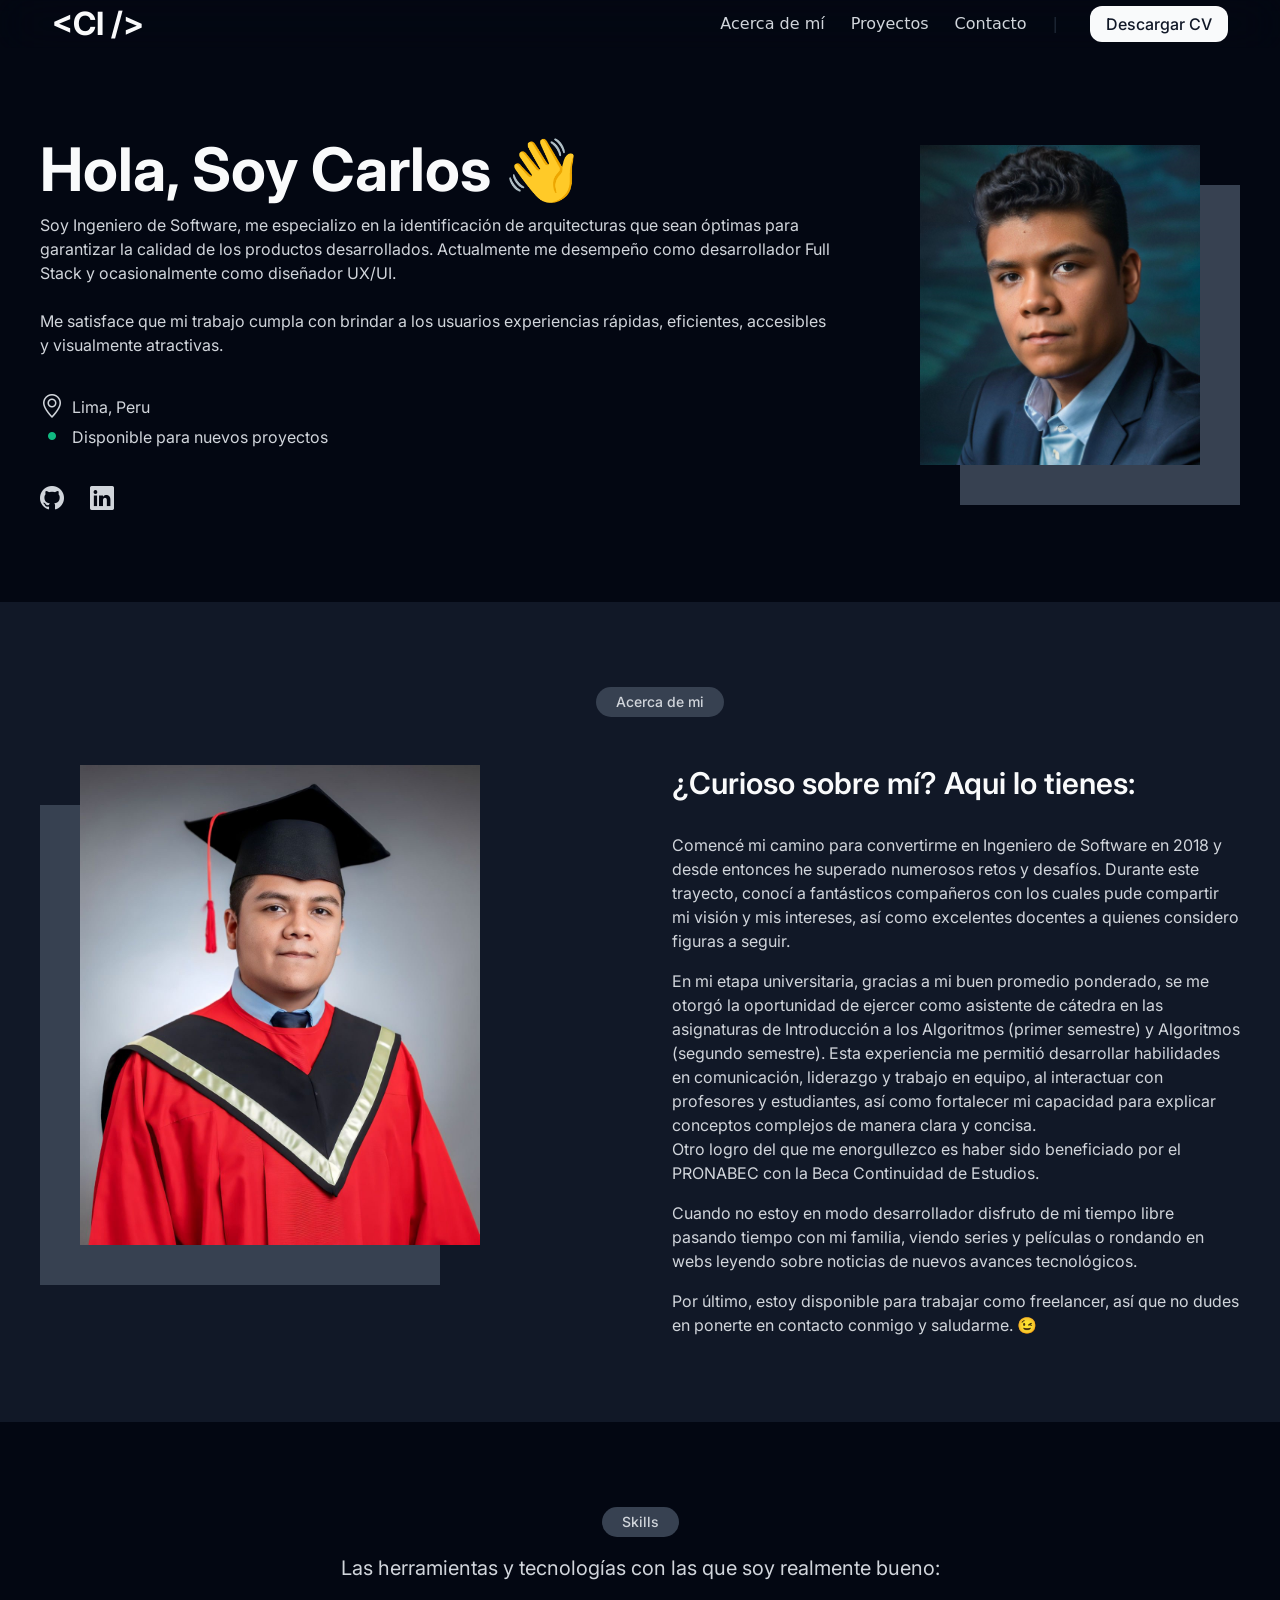
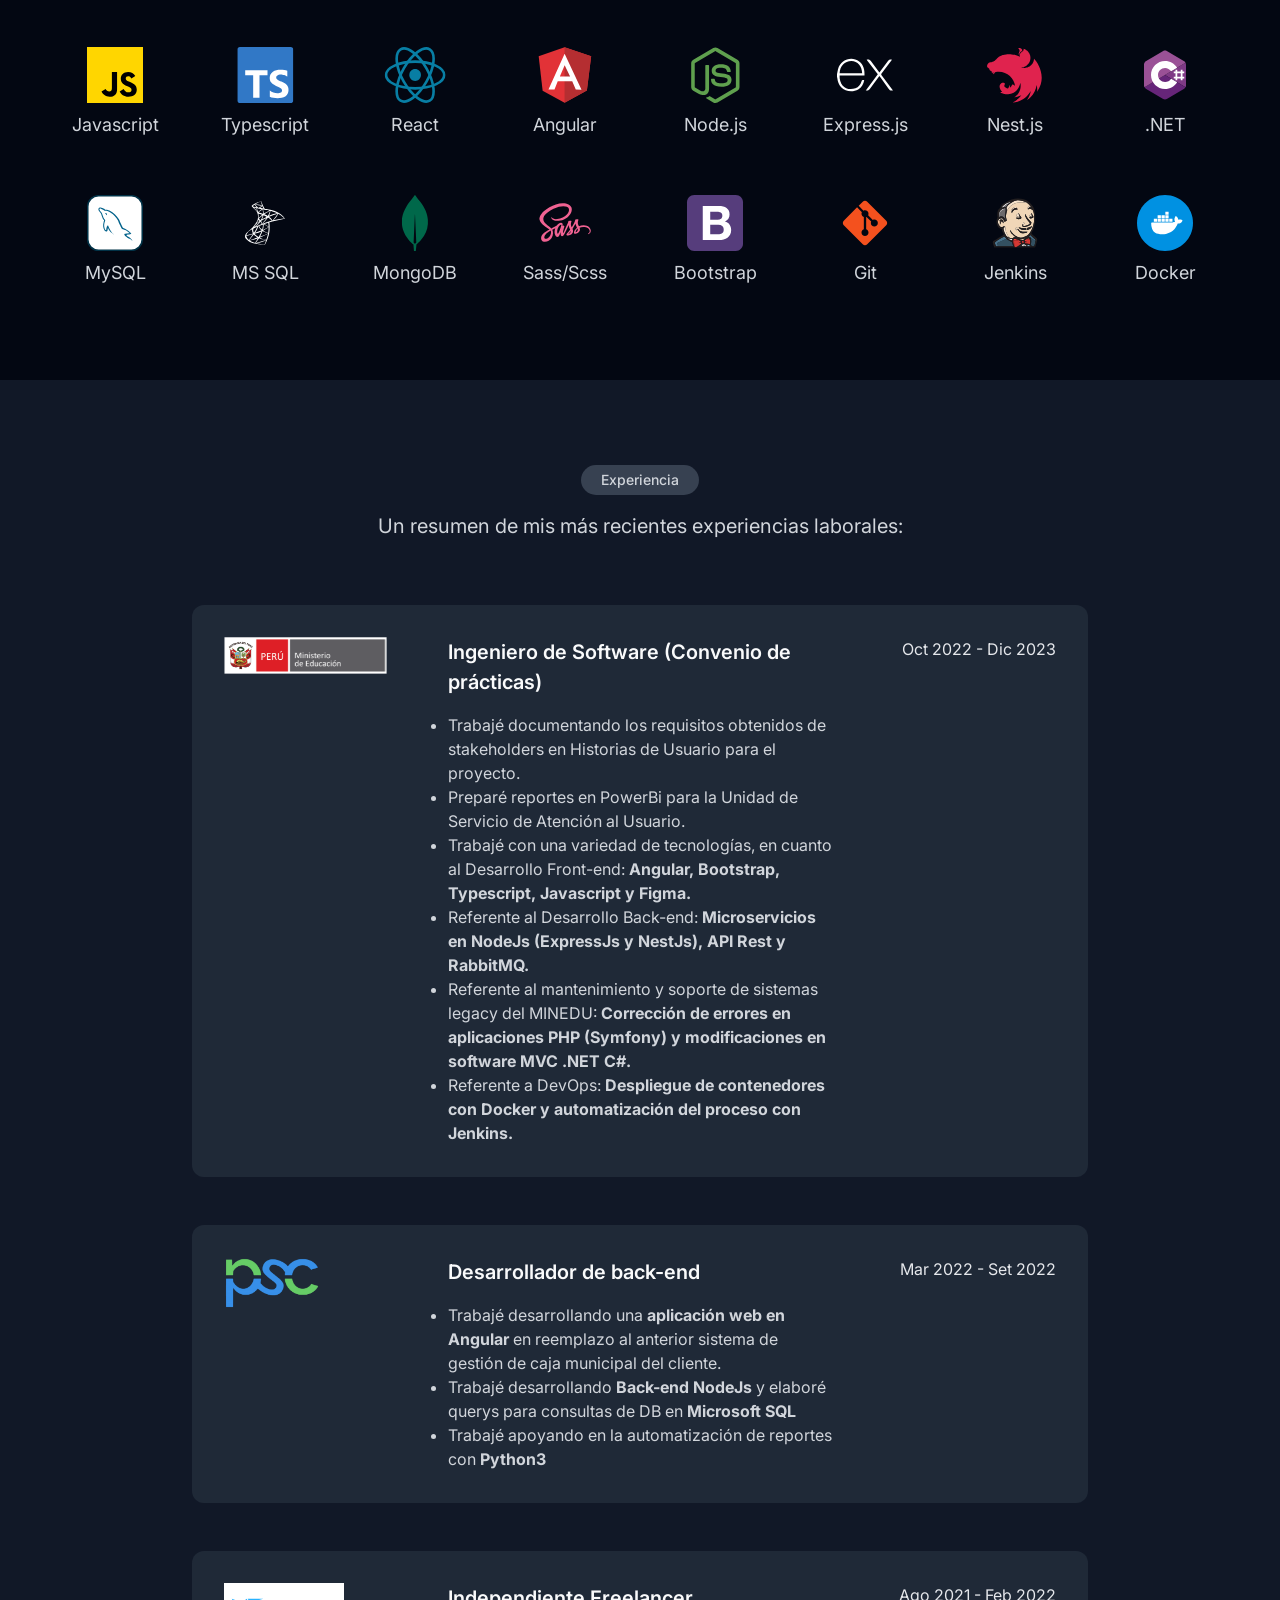
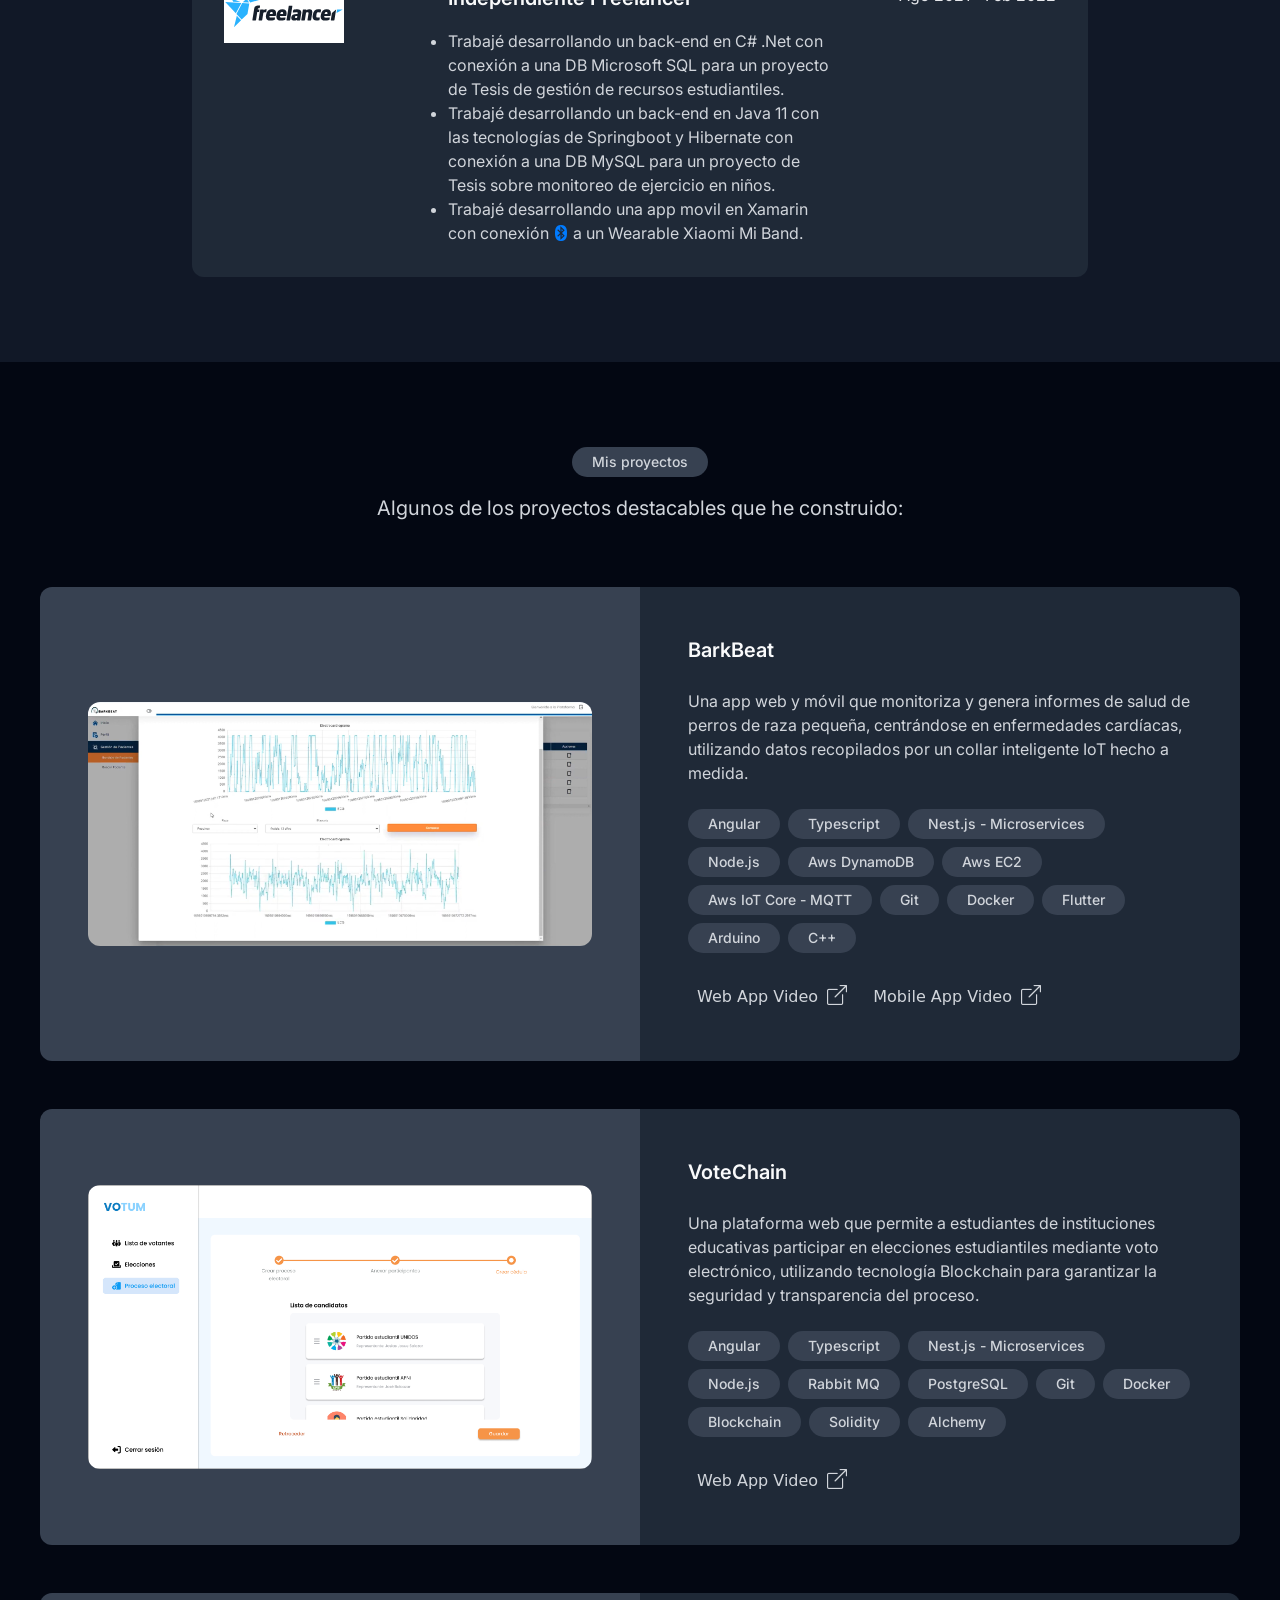
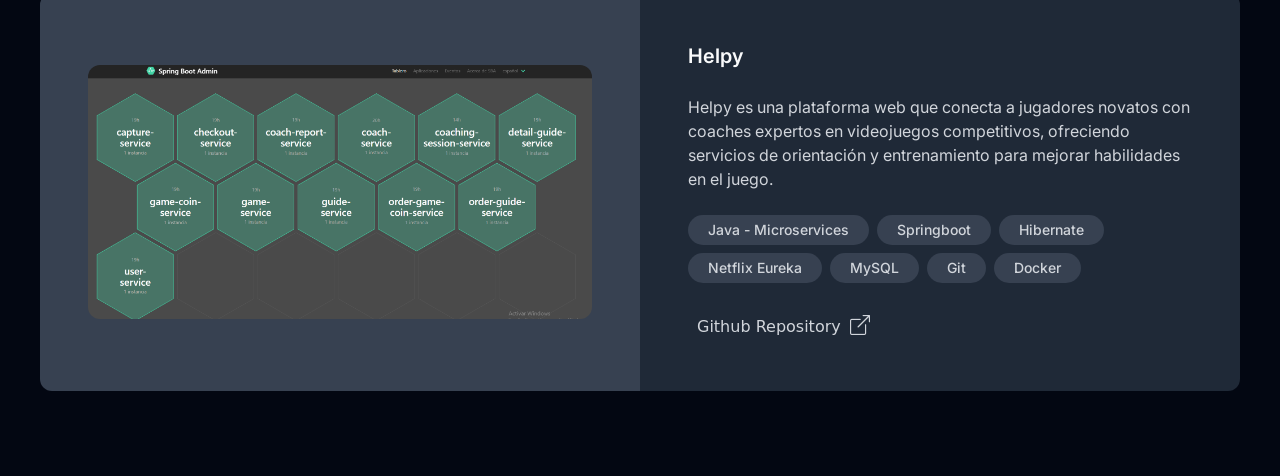
<file: index.html>
<!DOCTYPE html>
<html lang="es">

<head>
    <meta charset="UTF-8">
    <meta name="viewport" content="width=device-width, initial-scale=1.0">
    <meta name="author" content="Carlos Izarra Ticlla">
    <meta name="description" content="Portafolio de proyectos">
    <meta name="keywords" content="Fullstack, backend, frontend, developer, web design">

    <link href="https://cdn.jsdelivr.net/npm/bootstrap@5.3.2/dist/css/bootstrap.min.css" rel="stylesheet"
        integrity="sha384-T3c6CoIi6uLrA9TneNEoa7RxnatzjcDSCmG1MXxSR1GAsXEV/Dwwykc2MPK8M2HN" crossorigin="anonymous">
    <link rel="stylesheet" href="https://cdn.jsdelivr.net/npm/bootstrap-icons@1.11.3/font/bootstrap-icons.min.css">
    <link href="style.css" rel="stylesheet">
    <link rel="icon" type="image/x-icon" href="images/icons/icon.png">

    <link rel="preconnect" href="https://fonts.googleapis.com">
    <link rel="preconnect" href="https://fonts.gstatic.com" crossorigin>
    <link href="https://fonts.googleapis.com/css2?family=Inter:wght@100..900&display=swap" rel="stylesheet">
    <title>Carlos Izarra | Software Engineer from Lima, Peru</title>
</head>

<body>

    <!--navbar-->
    <nav class="navbar navbar-expand-md navbar-dark sticky-top">
        <div class="container-fluid navbar-container">
            <button class="navbar-toggler" type="button" data-bs-toggle="collapse" data-bs-target="#navbarContent"
                aria-controls="navbarSupportedContent" aria-expanded="false" aria-label="Toggle navigation">
                <span class="navbar-toggler-icon"></span>
            </button>
            <div class="collapse navbar-collapse align-items-center justify-content-between" id="navbarContent">
                <p class="logo-text"> &#60;CI &#47;&#62;</p>
                <ul class="navbar-nav d-flex justify-content-center align-items-center">
                    <li class="nav-item">
                        <a class="nav-link active" aria-current="page" href="#aboutme">Acerca de mí</a>
                    </li>
                    <li class="nav-item">
                        <a class="nav-link" href="#worksection">Proyectos</a>
                    </li>
                    <!--<li class="nav-item">
                        <a class="nav-link" href="#">Testimonios</a>
                    </li>-->
                    <li class="nav-item">
                        <a class="nav-link" href="#">Contacto</a>
                    </li>
                    <li class="nav-item">
                        <a class="nav-link separation">|</a>
                    </li>
                    <li class="nav-item">

                        <button type="button" class="btn btn-primary">
                            Descargar CV
                        </button>


                    </li>
                </ul>
            </div>
        </div>
    </nav>

    <!--Hero section-->
    <section class="hero-section dark-section">
        <div class="row section-container">
            <div class="col col-12 col-md-6 col-lg-8 order-2 order-sm-2 order-md-1 ">
                <div class="group-content">
                    <h1 class="title">Hola, Soy Carlos 👋</h1>
                    <p class="description">
                        Soy Ingeniero de Software, me especializo en la identificación de arquitecturas que
                        sean óptimas para
                        garantizar la calidad de los productos desarrollados. Actualmente me desempeño como
                        desarrollador Full Stack y ocasionalmente como diseñador UX/UI. <br /><br />Me satisface que mi
                        trabajo cumpla
                        con brindar a los usuarios experiencias rápidas, eficientes, accesibles y visualmente
                        atractivas.
                    </p>
                </div>

                <div class="group-content">
                    <div class="location">
                        <i class="bi bi-geo-alt"></i>
                        <p>Lima, Peru</p>
                    </div>
                    <div class="disponibility">
                        <i class="bi bi-circle-fill"></i>
                        <p>Disponible para nuevos proyectos</p>
                    </div>
                </div>

                <div class="group-content">
                    <div class="social-medias">
                        <a href="https://github.com/CarlosIzarra09" rel="noreferrer noreopener" target="_blank">
                            <i class="bi bi-github"></i>
                        </a>
                        <a href="https://www.linkedin.com/in/carlos-eduardo-izarra-ticlla-a9482778"
                            rel="noreferrer noreopener" target="_blank">
                            <i class="bi bi-linkedin"></i>
                        </a>
                    </div>
                </div>

            </div>
            <div class="col col-12 col-md-6 col-lg-4 photo-container order-1 order-sm-1 order-md-2">
                <img class="photo" src="images/izarra-portrait.jpeg" alt="profile-photo">
            </div>
        </div>
    </section>

    <!--Aboutme section-->
    <section id="aboutme" class="aboutme-section dark-regular-section">
        <div class="title-section">
            <span class="badge rounded-pill text-bg-primary">Acerca de mi</span>
        </div>
        <div class="section-container">
            <div class="row">
                <div class="col col-12 col-md-6 col-lg-6 photo-container">
                    <img class="photo" src="images/izarra-full-pose2.jpeg" alt="">
                </div>
                <div class="col col-12 col-md-6 col-lg-6 information-container">
                    <h2 class="title">¿Curioso sobre mí? Aqui lo tienes:</h2>
                    <div class="col description">
                        <p>
                            Comencé mi camino para convertirme en Ingeniero de Software en 2018 y desde entonces he
                            superado numerosos retos y desafíos.
                            Durante este trayecto, conocí a fantásticos compañeros con los cuales pude compartir mi
                            visión y mis intereses, así como excelentes docentes a quienes considero figuras a seguir.
                        </p>
                        <p>
                            En mi etapa universitaria, gracias a mi buen promedio ponderado, se me otorgó la oportunidad
                            de ejercer como asistente de cátedra en las asignaturas de Introducción a los Algoritmos
                            (primer
                            semestre) y Algoritmos (segundo semestre). Esta experiencia me permitió desarrollar
                            habilidades en
                            comunicación, liderazgo y trabajo en equipo, al interactuar con profesores y estudiantes,
                            así como fortalecer mi capacidad para explicar conceptos complejos de manera clara y
                            concisa. <br> Otro logro del que me enorgullezco es haber sido beneficiado por el PRONABEC
                            con la
                            Beca
                            Continuidad de Estudios. 
                        </p>
                        <p>
                            Cuando no estoy en modo desarrollador disfruto de mi tiempo libre pasando tiempo con mi
                            familia,
                            viendo series y películas o rondando en webs leyendo sobre noticias de nuevos avances
                            tecnológicos.
                        </p>
                        <p>Por último, estoy disponible para trabajar como freelancer, así que no dudes en ponerte en
                            contacto conmigo y saludarme. 😉
                        </p>
                    </div>

                </div>
            </div>
        </div>
    </section>

    <!--Skills Section-->
    <section class="skills-section dark-section">
        <div class="title-section">
            <span class="badge rounded-pill text-bg-primary">Skills</span>
            <p>Las herramientas y tecnologías con las que soy realmente bueno:</p>
        </div>
        <div class="section-container">
            <div class="col skill-container">
                <img src="images/logos/icon-javascript.svg" alt="icon-">
                <span>Javascript</span>
            </div>
            <div class="col skill-container">
                <img src="images/logos/icon-typescript.svg" alt="icon-">
                <span>Typescript</span>
            </div>
            <div class="col skill-container">
                <img src="images/logos/icon-react.svg" alt="icon-">
                <span>React</span>
            </div>
            <div class="col skill-container">
                <img src="images/logos/icon-angular.svg" alt="icon-">
                <span>Angular</span>
            </div>
            <div class="col skill-container">
                <img src="images/logos/icon-nodejs.svg" alt="icon-">
                <span>Node.js</span>
            </div>
            <div class="col skill-container">
                <img src="images/logos/icon-express-light.svg" alt="icon-">
                <span>Express.js</span>
            </div>
            <div class="col skill-container">
                <img src="images/logos/icon-nest.svg" alt="icon-">
                <span>Nest.js</span>
            </div>
            <div class="col skill-container">
                <img src="images/logos/icon-csharp.svg" alt="icon-">
                <span>.NET</span>
            </div>
            <div class="col skill-container">
                <img src="images/logos/icon-mysql.svg" alt="icon-">
                <span>MySQL</span>
            </div>
            <div class="col skill-container">
                <img src="images/logos/icon-mssql.svg" alt="icon-">
                <span>MS SQL</span>
            </div>
            <div class="col skill-container">
                <img src="images/logos/icon-mongodb.svg" alt="icon-">
                <span>MongoDB</span>
            </div>
            <div class="col skill-container">
                <img src="images/logos/icon-sass.svg" alt="icon-">
                <span>Sass/Scss</span>
            </div>
            <div class="col skill-container">
                <img src="images/logos/icon-bootstrap.svg" alt="icon-">
                <span>Bootstrap</span>
            </div>
            <div class="col skill-container">
                <img src="images/logos/icon-git.svg" alt="icon-">
                <span>Git</span>
            </div>
            <div class="col skill-container">
                <img src="images/logos/icon-jenkins.svg" alt="icon-">
                <span>Jenkins</span>
            </div>
            <div class="col skill-container">
                <img src="images/logos/icon-docker.svg" alt="icon-">
                <span>Docker</span>
            </div>
        </div>
    </section>

    <!--Experience Section-->
    <section class="experience-section dark-regular-section">
        <div class="title-section">
            <span class="badge rounded-pill text-bg-primary">Experiencia</span>
            <p>Un resumen de mis más recientes experiencias laborales:</p>
        </div>
        <div class="section-container">

            <div class="experience-container">
                <div class="container-company-logo">
                    <img style="width: 85%;" src="images/logos/icon-minedu.svg" alt="company">
                </div>
                <div class="container-description">
                    <p class="description__title">Ingeniero de Software (Convenio de prácticas)</p>
                    <ul class="description__activities">
                        <li>Trabajé documentando los requisitos obtenidos de stakeholders en Historias de Usuario para
                            el proyecto.</li>
                        <li>Preparé reportes en PowerBi para la Unidad de Servicio de Atención al Usuario.</li>
                        <li>Trabajé con una variedad de tecnologías, en cuanto al Desarrollo Front-end:
                            <strong> Angular,
                                Bootstrap,
                                Typescript, Javascript y Figma.
                            </strong>
                        </li>
                        <li>Referente al Desarrollo Back-end:
                            <strong>Microservicios en NodeJs (ExpressJs y NestJs), API
                                Rest y
                                RabbitMQ.
                            </strong>
                        </li>
                        <li>Referente al mantenimiento y soporte de sistemas legacy del MINEDU:
                            <strong>Corrección de
                                errores en
                                aplicaciones PHP (Symfony)
                                y modificaciones en software MVC .NET C#.
                            </strong>
                        </li>
                        <li>Referente a DevOps:
                            <strong>Despliegue de contenedores con Docker y automatización del
                                proceso con Jenkins.
                            </strong>
                        </li>
                    </ul>

                </div>
                <div class="container-period">
                    <span>Oct 2022 - Dic 2023</span>
                </div>
            </div>

            <div class="experience-container">
                <div class="container-company-logo">

                    <img style="width: 50%;" src="images/logos/parrot-security-consulting-logo.png" alt="company">
                </div>
                <div class="container-description">
                    <p class="description__title">Desarrollador de back-end<br /></p>
                    <ul class="description__activities">
                        <li>Trabajé desarrollando una <strong>aplicación web en Angular</strong> en reemplazo al
                            anterior sistema de gestión de caja municipal del cliente.</li>
                        <li>Trabajé desarrollando <strong>Back-end NodeJs</strong> y elaboré querys para consultas de DB
                            en <strong>Microsoft SQL</strong></li>
                        <li>Trabajé apoyando en la automatización de reportes con <strong>Python3</strong></li>
                    </ul>

                </div>
                <div class="container-period">
                    <span>Mar 2022 - Set 2022</span>
                </div>
            </div>

            <div class="experience-container">
                <div class="container-company-logo">
                    <img style="background-color: white;" src="images/logos/logo-freelancer.svg" alt="company">
                </div>
                <div class="container-description">
                    <p class="description__title">Independiente Freelancer<br /></p>
                    <ul class="description__activities">
                        <li>Trabajé desarrollando un back-end en C# .Net con conexión a una DB Microsoft SQL para un
                            proyecto de Tesis de gestión de recursos estudiantiles.</li>
                        <li>Trabajé desarrollando un back-end en Java 11 con las tecnologías de Springboot y Hibernate
                            con conexión a una DB MySQL para un proyecto de Tesis sobre monitoreo de ejercicio en niños.
                        </li>
                        <li>Trabajé desarrollando una app movil en Xamarin con conexión <i class="bi bi-bluetooth"
                                style="font-size: 1em; color: #007bff;"></i> a un Wearable Xiaomi Mi Band.</li>
                    </ul>
                </div>
                <div class="container-period">
                    <span>Ago 2021 - Feb 2022</span>
                </div>
            </div>


        </div>
    </section>

    <!--Work Section-->
    <section id="worksection" class="work-section dark-section">
        <div class="title-section">
            <span class="badge rounded-pill">Mis proyectos</span>
            <p>Algunos de los proyectos destacables que he construido:</p>
        </div>
        <div class="section-container">

            <div class="container-work">
                <div class="col-6 preview-work-column">
                    <img class="img-fluid" src="images/works/barkbeat/web.png" alt="">
                </div>
                <div class="col-6 description-work-column">
                    <span class="work-column__title">BarkBeat</span>
                    <p>
                        Una app web y móvil que monitoriza y genera informes de salud de perros de raza pequeña,
                        centrándose en enfermedades cardíacas, utilizando datos recopilados por un collar inteligente
                        IoT hecho a medida.
                    </p>
                    <div class="tech-badges d-flex gap-2 flex-wrap ">
                        <span class="badge rounded-pill">Angular</span>
                        <span class="badge rounded-pill">Typescript</span>
                        <span class="badge rounded-pill">Nest.js - Microservices</span>
                        <span class="badge rounded-pill">Node.js</span>
                        <span class="badge rounded-pill">Aws DynamoDB</span>
                        <span class="badge rounded-pill">Aws EC2</span>
                        <span class="badge rounded-pill">Aws IoT Core - MQTT</span>
                        <span class="badge rounded-pill">Git</span>
                        <span class="badge rounded-pill">Docker</span>
                        <span class="badge rounded-pill">Flutter</span>
                        <span class="badge rounded-pill">Arduino</span>
                        <span class="badge rounded-pill">C++</span>
                    </div>
                    <div class="d-flex gap-2 flex-wrap">
                        <a href="https://www.youtube.com/watch?v=ePqyZFLSVjY" target="_blank" rel="noopener noreferrer">
                            Web App Video
                            <i class="bi bi-box-arrow-up-right"></i>
                        </a>
                        <a href="https://www.youtube.com/watch?v=DiIOHXmTfeA" target="_blank" rel="noopener noreferrer">
                            Mobile App Video
                            <i class="bi bi-box-arrow-up-right"></i>
                        </a>
                    </div>


                </div>
            </div>

            <div class="container-work row">
                <div class="col-6 preview-work-column">
                    <img class="img-fluid" src="images/works/votechain/electoral-process-page.png" alt="">
                </div>
                <div class="col-6 description-work-column">
                    <span class="work-column__title">VoteChain</span>
                    <p>Una plataforma web que permite a estudiantes de instituciones educativas participar en elecciones
                        estudiantiles mediante voto electrónico, utilizando tecnología Blockchain para garantizar la
                        seguridad y transparencia del proceso.
                    </p>
                    <div class="tech-badges d-flex gap-2 flex-wrap ">
                        <span class="badge rounded-pill">Angular</span>
                        <span class="badge rounded-pill">Typescript</span>
                        <span class="badge rounded-pill">Nest.js - Microservices</span>
                        <span class="badge rounded-pill">Node.js</span>
                        <span class="badge rounded-pill">Rabbit MQ</span>
                        <span class="badge rounded-pill">PostgreSQL</span>
                        <span class="badge rounded-pill">Git</span>
                        <span class="badge rounded-pill">Docker</span>
                        <span class="badge rounded-pill">Blockchain</span>
                        <span class="badge rounded-pill">Solidity</span>
                        <span class="badge rounded-pill">Alchemy</span>
                    </div>
                    <a href="https://youtu.be/lZUMX9cxocc" target="_blank" rel="noopener noreferrer">
                        Web App Video
                        <i class="bi bi-box-arrow-up-right"></i>
                    </a>

                </div>
            </div>

            <div class="container-work row">
                <div class="col-6 preview-work-column">
                    <img src="images/works/helpy/microservices.png" alt="">
                </div>
                <div class="col-6 description-work-column">
                    <span class="work-column__title">Helpy</span>
                    <p>Helpy es una plataforma web que conecta a jugadores novatos con coaches expertos en videojuegos
                        competitivos, ofreciendo servicios de orientación y entrenamiento para mejorar habilidades en el
                        juego.
                    </p>
                    <div class="tech-badges d-flex gap-2 flex-wrap ">
                        <span class="badge rounded-pill">Java - Microservices</span>
                        <span class="badge rounded-pill">Springboot</span>
                        <span class="badge rounded-pill">Hibernate</span>
                        <span class="badge rounded-pill">Netflix Eureka</span>
                        <span class="badge rounded-pill">MySQL</span>
                        <span class="badge rounded-pill">Git</span>
                        <span class="badge rounded-pill">Docker</span>
                    </div>
                    <a href="https://github.com/replavigame/replavigame-api" target="_blank" rel="noopener noreferrer">
                        Github Repository
                        <i class="bi bi-box-arrow-up-right"></i>
                    </a>

                </div>
            </div>


        </div>
    </section>




    <!--Bootstrap-->
    <script src="https://cdn.jsdelivr.net/npm/bootstrap@5.3.2/dist/js/bootstrap.bundle.min.js"
        integrity="sha384-C6RzsynM9kWDrMNeT87bh95OGNyZPhcTNXj1NW7RuBCsyN/o0jlpcV8Qyq46cDfL"
        crossorigin="anonymous"></script>
</body>

</html>
</file>
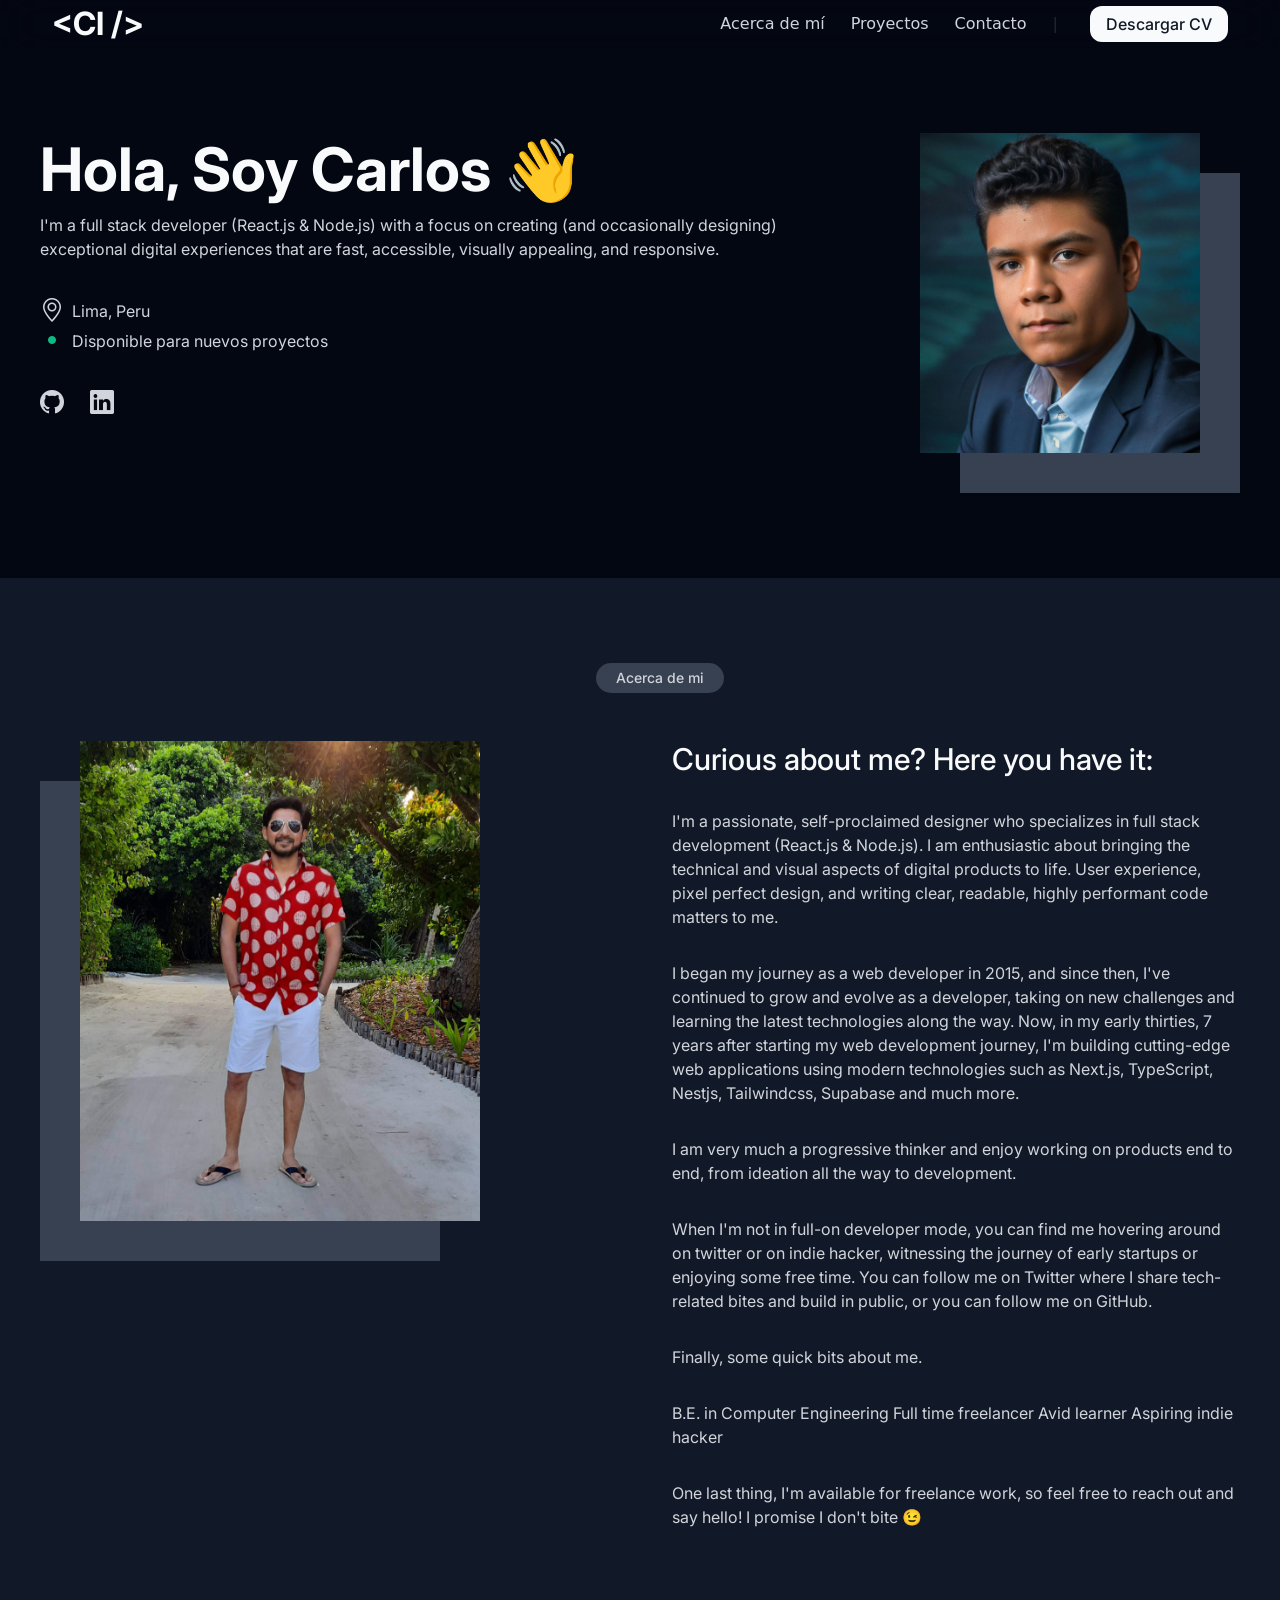
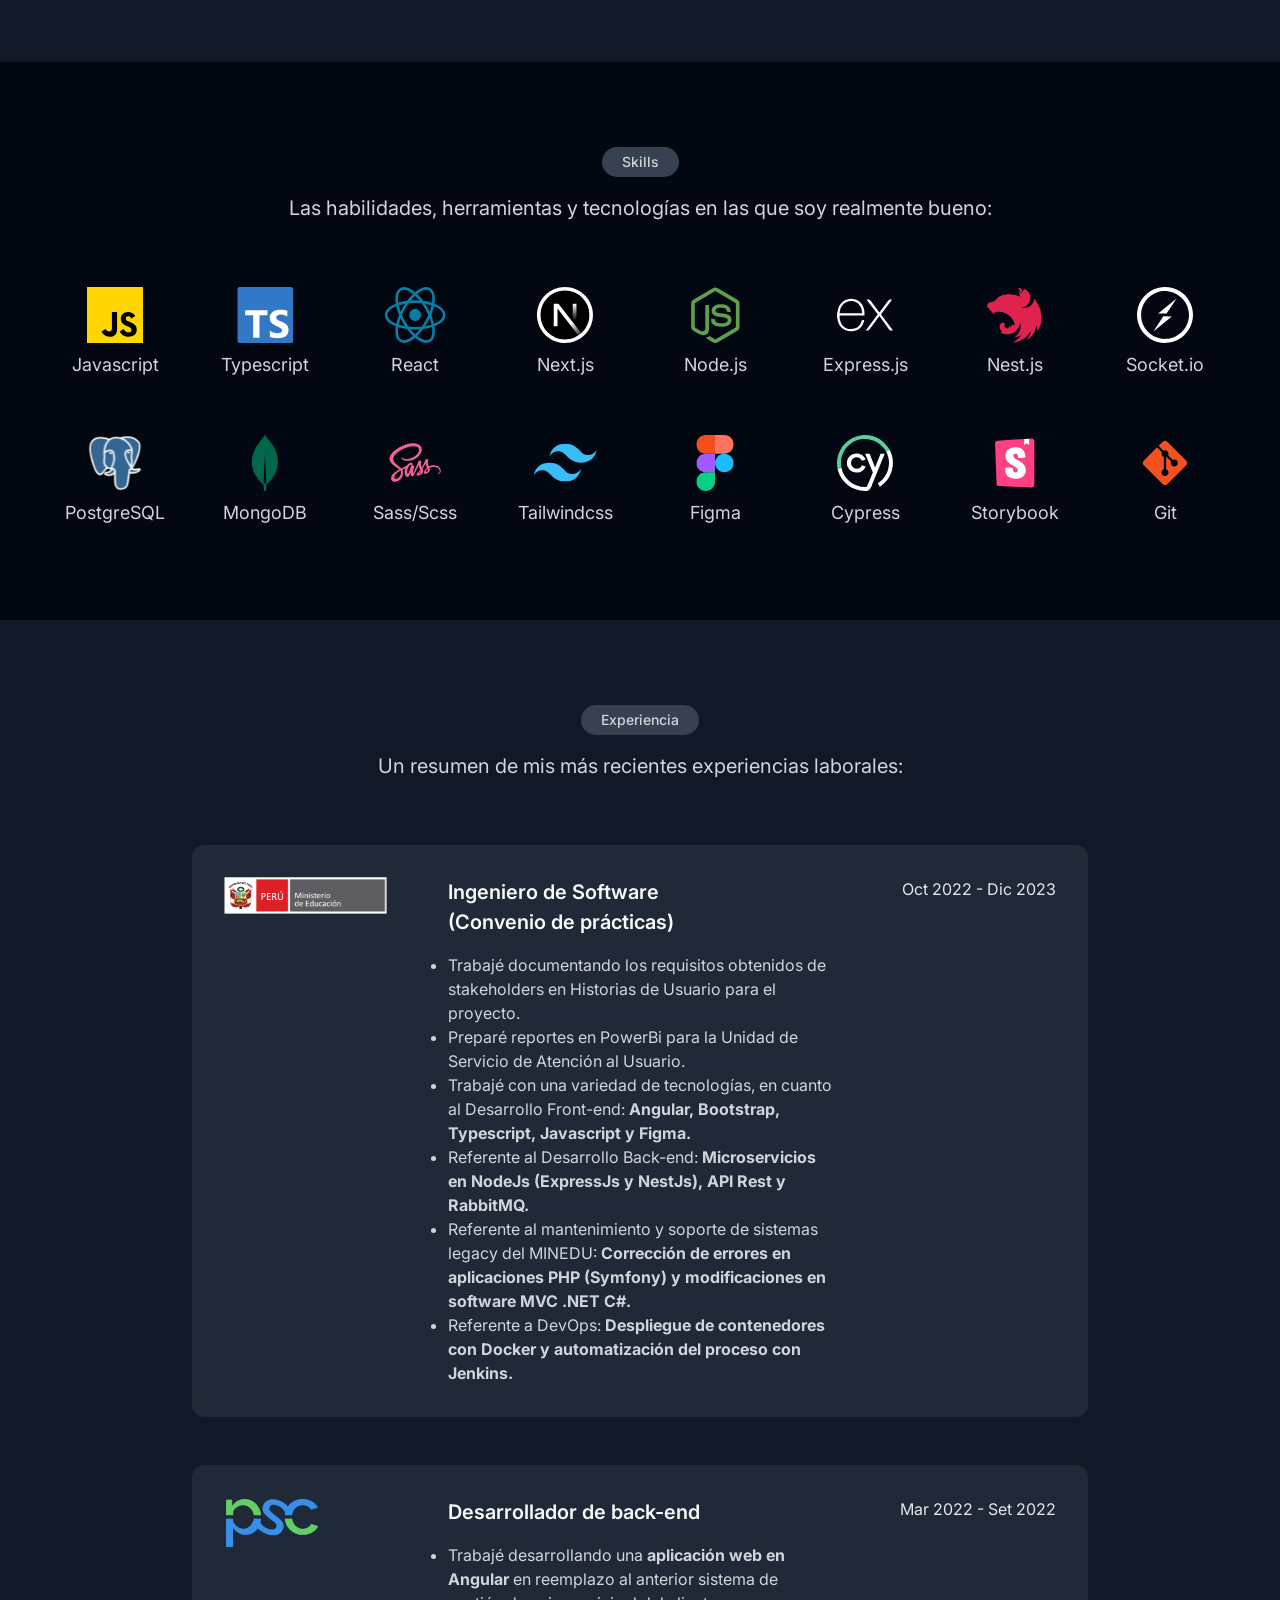
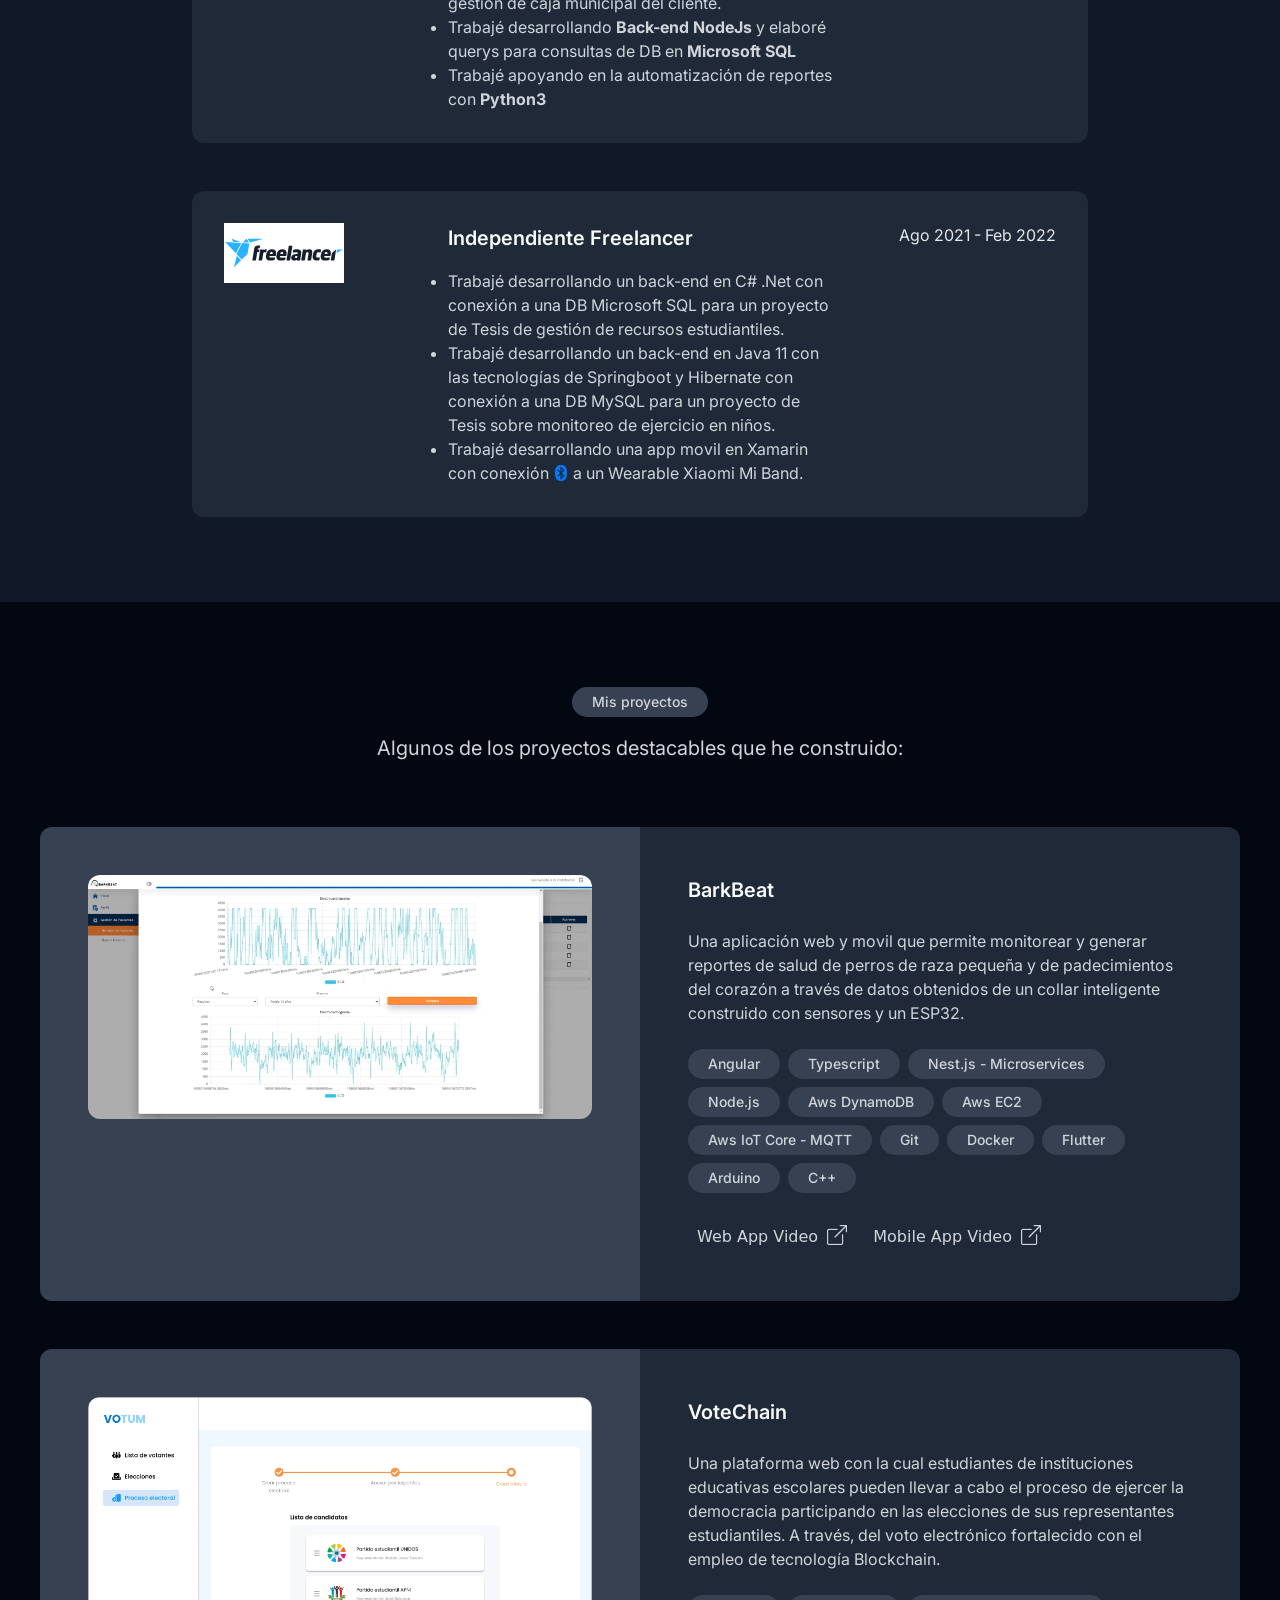
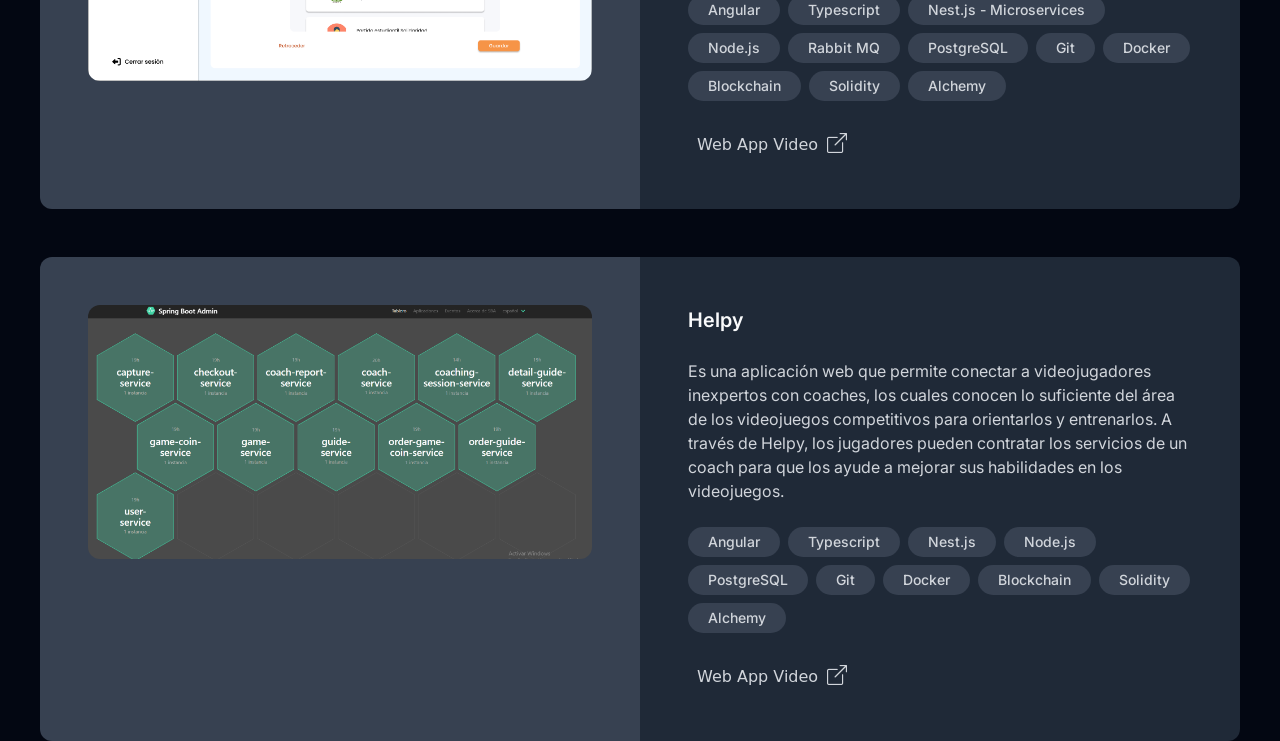
<file: src/index.html>
<!DOCTYPE html>
<html lang="es">

<head>
    <meta charset="UTF-8">
    <meta name="viewport" content="width=device-width, initial-scale=1.0">
    <meta name="author" content="Carlos Izarra Ticlla">
    <meta name="description" content="Portafolio de proyectos">
    <meta name="keywords" content="Fullstack, backend, frontend, developer, web design">

    <link href="https://cdn.jsdelivr.net/npm/bootstrap@5.3.2/dist/css/bootstrap.min.css" rel="stylesheet"
        integrity="sha384-T3c6CoIi6uLrA9TneNEoa7RxnatzjcDSCmG1MXxSR1GAsXEV/Dwwykc2MPK8M2HN" crossorigin="anonymous">
    <link rel="stylesheet" href="https://cdn.jsdelivr.net/npm/bootstrap-icons@1.11.3/font/bootstrap-icons.min.css">
    <link href="style.css" rel="stylesheet">
    <link rel="icon" type="image/x-icon" href="images/icons/icon.png">

    <link rel="preconnect" href="https://fonts.googleapis.com">
    <link rel="preconnect" href="https://fonts.gstatic.com" crossorigin>
    <link href="https://fonts.googleapis.com/css2?family=Inter:wght@100..900&display=swap" rel="stylesheet">
    <title>Carlos Izarra | Software Engineer from Lima, Peru</title>
</head>

<body>

    <!--navbar-->
    <nav class="navbar navbar-expand-md navbar-dark sticky-top">
        <div class="container-fluid navbar-container">
            <button class="navbar-toggler" type="button" data-bs-toggle="collapse" data-bs-target="#navbarContent"
                aria-controls="navbarSupportedContent" aria-expanded="false" aria-label="Toggle navigation">
                <span class="navbar-toggler-icon"></span>
            </button>
            <div class="collapse navbar-collapse align-items-center justify-content-between" id="navbarContent">
                <p class="logo-text"> &#60;CI &#47;&#62;</p>
                <ul class="navbar-nav d-flex justify-content-center align-items-center">
                    <li class="nav-item">
                        <a class="nav-link active" aria-current="page" href="#aboutme">Acerca de mí</a>
                    </li>
                    <li class="nav-item">
                        <a class="nav-link" href="#">Proyectos</a>
                    </li>
                    <!--<li class="nav-item">
                        <a class="nav-link" href="#">Testimonios</a>
                    </li>-->
                    <li class="nav-item">
                        <a class="nav-link" href="#">Contacto</a>
                    </li>
                    <li class="nav-item">
                        <a class="nav-link separation">|</a>
                    </li>
                    <li class="nav-item">

                        <button type="button" class="btn btn-primary">
                            Descargar CV
                        </button>


                    </li>
                </ul>
            </div>
        </div>
    </nav>

    <!--Hero section-->
    <section class="hero-section dark-section">
        <div class="row section-container">
            <div class="col col-12 col-md-6 col-lg-8 order-2 order-sm-2 order-md-1 ">
                <div class="group-content">
                    <h1 class="title">Hola, Soy Carlos 👋</h1>
                    <p class="description">I'm a full stack developer (React.js & Node.js) with a focus on creating (and
                        occasionally designing) exceptional digital experiences that are fast, accessible, visually
                        appealing, and responsive.</p>
                </div>

                <div class="group-content">
                    <div class="location">
                        <i class="bi bi-geo-alt"></i>
                        <p>Lima, Peru</p>
                    </div>
                    <div class="disponibility">
                        <i class="bi bi-circle-fill"></i>
                        <p>Disponible para nuevos proyectos</p>
                    </div>
                </div>

                <div class="group-content">
                    <div class="social-medias">
                        <a href="https://github.com/CarlosIzarra09" rel="noreferrer noreopener" target="_blank">
                            <i class="bi bi-github"></i>
                        </a>
                        <a href="https://www.linkedin.com/in/carlos-eduardo-izarra-ticlla-a9482778"
                            rel="noreferrer noreopener" target="_blank">
                            <i class="bi bi-linkedin"></i>
                        </a>
                    </div>
                </div>

            </div>
            <div class="col col-12 col-md-6 col-lg-4 photo-container order-1 order-sm-1 order-md-2">
                <img class="photo" src="images/izarra-portrait.jpeg" alt="profile-photo">
            </div>
        </div>
    </section>

    <!--Aboutme section-->
    <section id="aboutme" class="aboutme-section dark-regular-section">
        <div class="title-section">
            <span class="badge rounded-pill text-bg-primary">Acerca de mi</span>
        </div>
        <div class="section-container">
            <div class="row">
                <div class="col col-12 col-md-6 col-lg-6 photo-container">
                    <img class="photo" src="images/sagar-full-pose.jpg" alt="">
                </div>
                <div class="col col-12 col-md-6 col-lg-6 information-container">
                    <h2 class="title">Curious about me? Here you have it:</h2>
                    <div class="col description">
                        <p>I'm a passionate, self-proclaimed designer who specializes in full stack development
                            (React.js &
                            Node.js). I am enthusiastic about bringing the technical and visual aspects of digital
                            products
                            to life. User experience, pixel perfect design, and writing clear, readable, highly
                            performant
                            code matters to me.
                        </p>
                        <p>I began my journey as a web developer in 2015, and since then, I've continued to grow and
                            evolve
                            as a developer, taking on new challenges and learning the latest technologies along the way.
                            Now, in my early thirties, 7 years after starting my web development journey, I'm building
                            cutting-edge web applications using modern technologies such as Next.js, TypeScript, Nestjs,
                            Tailwindcss, Supabase and much more.
                        </p>
                        <p>I am very much a progressive thinker and enjoy working on products end to end, from ideation
                            all
                            the way to development.
                        </p>
                        <p>
                            When I'm not in full-on developer mode, you can find me hovering around on twitter or on
                            indie
                            hacker, witnessing the journey of early startups or enjoying some free time. You can follow
                            me
                            on Twitter where I share tech-related bites and build in public, or you can follow me on
                            GitHub.
                        </p>
                        <p>
                            Finally, some quick bits about me.
                        </p>
                        <p>
                            B.E. in Computer Engineering
                            Full time freelancer
                            Avid learner
                            Aspiring indie hacker
                        </p>
                        <p>One last thing, I'm available for freelance work, so feel free to reach out and say hello! I
                            promise I don't bite 😉</p>
                        </p>
                    </div>

                </div>
            </div>
        </div>
    </section>

    <!--Skills Section-->
    <section class="skills-section dark-section">
        <div class="title-section">
            <span class="badge rounded-pill text-bg-primary">Skills</span>
            <p>Las habilidades, herramientas y tecnologías en las que soy realmente bueno:</p>
        </div>
        <div class="section-container">
            <div class="col skill-container">
                <img src="images/logos/icon-javascript.svg" alt="icon-">
                <span>Javascript</span>
            </div>
            <div class="col skill-container">
                <img src="images/logos/icon-typescript.svg" alt="icon-">
                <span>Typescript</span>
            </div>
            <div class="col skill-container">
                <img src="images/logos/icon-react.svg" alt="icon-">
                <span>React</span>
            </div>
            <div class="col skill-container">
                <img src="images/logos/icon-nextjs.svg" alt="icon-">
                <span>Next.js</span>
            </div>
            <div class="col skill-container">
                <img src="images/logos/icon-nodejs.svg" alt="icon-">
                <span>Node.js</span>
            </div>
            <div class="col skill-container">
                <img src="images/logos/icon-express-light.svg" alt="icon-">
                <span>Express.js</span>
            </div>
            <div class="col skill-container">
                <img src="images/logos/icon-nest.svg" alt="icon-">
                <span>Nest.js</span>
            </div>
            <div class="col skill-container">
                <img src="images/logos/icon-socket-light.svg" alt="icon-">
                <span>Socket.io</span>
            </div>
            <div class="col skill-container">
                <img src="images/logos/icon-postgresql.svg" alt="icon-">
                <span>PostgreSQL</span>
            </div>
            <div class="col skill-container">
                <img src="images/logos/icon-mongodb.svg" alt="icon-">
                <span>MongoDB</span>
            </div>
            <div class="col skill-container">
                <img src="images/logos/icon-sass.svg" alt="icon-">
                <span>Sass/Scss</span>
            </div>
            <div class="col skill-container">
                <img src="images/logos/icon-tailwindcss.svg" alt="icon-">
                <span>Tailwindcss</span>
            </div>
            <div class="col skill-container">
                <img src="images/logos/icon-figma.svg" alt="icon-">
                <span>Figma</span>
            </div>
            <div class="col skill-container">
                <img src="images/logos/icon-cypress-light.svg" alt="icon-">
                <span>Cypress</span>
            </div>
            <div class="col skill-container">
                <img src="images/logos/icon-storybook.svg" alt="icon-">
                <span>Storybook</span>
            </div>
            <div class="col skill-container">
                <img src="images/logos/icon-git.svg" alt="icon-">
                <span>Git</span>
            </div>

        </div>
    </section>

    <!--Experience Section-->
    <section class="experience-section dark-regular-section">
        <div class="title-section">
            <span class="badge rounded-pill text-bg-primary">Experiencia</span>
            <p>Un resumen de mis más recientes experiencias laborales:</p>
        </div>
        <div class="section-container">

            <div class="experience-container">
                <div class="container-company-logo">
                    <img style="width: 85%;" src="images/logos/icon-minedu.svg" alt="company">
                </div>
                <div class="container-description">
                    <p class="description__title">Ingeniero de Software<br />(Convenio de prácticas)</p>
                    <ul class="description__activities">
                        <li>Trabajé documentando los requisitos obtenidos de stakeholders en Historias de Usuario para
                            el proyecto.</li>
                        <li>Preparé reportes en PowerBi para la Unidad de Servicio de Atención al Usuario.</li>
                        <li>Trabajé con una variedad de tecnologías, en cuanto al Desarrollo Front-end:
                            <strong> Angular,
                                Bootstrap,
                                Typescript, Javascript y Figma.
                            </strong>
                        </li>
                        <li>Referente al Desarrollo Back-end:
                            <strong>Microservicios en NodeJs (ExpressJs y NestJs), API
                                Rest y
                                RabbitMQ.
                            </strong>
                        </li>
                        <li>Referente al mantenimiento y soporte de sistemas legacy del MINEDU:
                            <strong>Corrección de
                                errores en
                                aplicaciones PHP (Symfony)
                                y modificaciones en software MVC .NET C#.
                            </strong>
                        </li>
                        <li>Referente a DevOps:
                            <strong>Despliegue de contenedores con Docker y automatización del
                                proceso con Jenkins.
                            </strong>
                        </li>
                    </ul>

                </div>
                <div class="container-period">
                    <span>Oct 2022 - Dic 2023</span>
                </div>
            </div>

            <div class="experience-container">
                <div class="container-company-logo">

                    <img style="width: 50%;" src="images/logos/parrot-security-consulting-logo.png" alt="company">
                </div>
                <div class="container-description">
                    <p class="description__title">Desarrollador de back-end<br /></p>
                    <ul class="description__activities">
                        <li>Trabajé desarrollando una <strong>aplicación web en Angular</strong> en reemplazo al
                            anterior sistema de gestión de caja municipal del cliente.</li>
                        <li>Trabajé desarrollando <strong>Back-end NodeJs</strong> y elaboré querys para consultas de DB
                            en <strong>Microsoft SQL</strong></li>
                        <li>Trabajé apoyando en la automatización de reportes con <strong>Python3</strong></li>
                    </ul>

                </div>
                <div class="container-period">
                    <span>Mar 2022 - Set 2022</span>
                </div>
            </div>

            <div class="experience-container">
                <div class="container-company-logo">
                    <img style="background-color: white;" src="images/logos/logo-freelancer.svg" alt="company">
                </div>
                <div class="container-description">
                    <p class="description__title">Independiente Freelancer<br /></p>
                    <ul class="description__activities">
                        <li>Trabajé desarrollando un back-end en C# .Net con conexión a una DB Microsoft SQL para un
                            proyecto de Tesis de gestión de recursos estudiantiles.</li>
                        <li>Trabajé desarrollando un back-end en Java 11 con las tecnologías de Springboot y Hibernate
                            con conexión a una DB MySQL para un proyecto de Tesis sobre monitoreo de ejercicio en niños.
                        </li>
                        <li>Trabajé desarrollando una app movil en Xamarin con conexión <i class="bi bi-bluetooth"
                                style="font-size: 1em; color: #007bff;"></i> a un Wearable Xiaomi Mi Band.</li>
                    </ul>
                </div>
                <div class="container-period">
                    <span>Ago 2021 - Feb 2022</span>
                </div>
            </div>


        </div>
    </section>

    <!--Work Section-->
    <section class="work-section dark-section">
        <div class="title-section">
            <span class="badge rounded-pill">Mis proyectos</span>
            <p>Algunos de los proyectos destacables que he construido:</p>
        </div>
        <div class="section-container">

            <div class="container-work row">
                <div class="col-6 preview-work-column">
                    <img class="img-fluid" src="images/works/barkbeat/web.png" alt="">
                </div>
                <div class="col-6 description-work-column">
                    <span class="work-column__title">BarkBeat</span>
                    <p>
                        Una aplicación web y movil que permite monitorear y generar reportes de salud de perros de raza
                        pequeña y de padecimientos del corazón a través de datos obtenidos de un collar inteligente
                        construido
                        con sensores y un ESP32.
                    </p>
                    <div class="tech-badges d-flex gap-2 flex-wrap ">
                        <span class="badge rounded-pill">Angular</span>
                        <span class="badge rounded-pill">Typescript</span>
                        <span class="badge rounded-pill">Nest.js - Microservices</span>
                        <span class="badge rounded-pill">Node.js</span>
                        <span class="badge rounded-pill">Aws DynamoDB</span>
                        <span class="badge rounded-pill">Aws EC2</span>
                        <span class="badge rounded-pill">Aws IoT Core - MQTT</span>
                        <span class="badge rounded-pill">Git</span>
                        <span class="badge rounded-pill">Docker</span>
                        <span class="badge rounded-pill">Flutter</span>
                        <span class="badge rounded-pill">Arduino</span>
                        <span class="badge rounded-pill">C++</span>
                    </div>
                    <div class="d-flex gap-2 flex-wrap">
                        <a href="https://www.youtube.com/watch?v=ePqyZFLSVjY" target="_blank" rel="noopener noreferrer">
                            Web App Video
                            <i class="bi bi-box-arrow-up-right"></i>
                        </a>
                        <a href="https://www.youtube.com/watch?v=DiIOHXmTfeA" target="_blank" rel="noopener noreferrer">
                            Mobile App Video
                            <i class="bi bi-box-arrow-up-right"></i>
                        </a>
                    </div>


                </div>
            </div>

            <div class="container-work row">
                <div class="col-6 preview-work-column">
                    <img class="img-fluid" src="images/works/votechain/electoral-process-page.png" alt="">
                </div>
                <div class="col-6 description-work-column">
                    <span class="work-column__title">VoteChain</span>
                    <p>Una plataforma web con la cual estudiantes de instituciones educativas escolares pueden llevar a
                        cabo el proceso de ejercer la democracia participando en las elecciones de sus representantes
                        estudiantiles. A través, del voto electrónico fortalecido con el empleo de tecnología
                        Blockchain.
                    </p>
                    <div class="tech-badges d-flex gap-2 flex-wrap ">
                        <span class="badge rounded-pill">Angular</span>
                        <span class="badge rounded-pill">Typescript</span>
                        <span class="badge rounded-pill">Nest.js - Microservices</span>
                        <span class="badge rounded-pill">Node.js</span>
                        <span class="badge rounded-pill">Rabbit MQ</span>
                        <span class="badge rounded-pill">PostgreSQL</span>
                        <span class="badge rounded-pill">Git</span>
                        <span class="badge rounded-pill">Docker</span>
                        <span class="badge rounded-pill">Blockchain</span>
                        <span class="badge rounded-pill">Solidity</span>
                        <span class="badge rounded-pill">Alchemy</span>
                    </div>
                    <a href="https://youtu.be/lZUMX9cxocc" target="_blank" rel="noopener noreferrer">
                        Web App Video
                        <i class="bi bi-box-arrow-up-right"></i>
                    </a>

                </div>
            </div>

            <div class="container-work row">
                <div class="col-6 preview-work-column">
                    <img class="img-fluid" src="images/works/helpy/microservices.png" alt="">
                </div>
                <div class="col-6 description-work-column">
                    <span class="work-column__title">Helpy</span>
                    <p>Es una aplicación web que permite conectar a videojugadores inexpertos con coaches,
                        los cuales conocen lo suficiente del área de los videojuegos competitivos para orientarlos y
                        entrenarlos. A través de Helpy, los jugadores pueden contratar los servicios de un coach para que los ayude a
                        mejorar sus habilidades en los videojuegos.
                    </p>
                    <div class="tech-badges d-flex gap-2 flex-wrap ">
                        <span class="badge rounded-pill">Angular</span>
                        <span class="badge rounded-pill">Typescript</span>
                        <span class="badge rounded-pill">Nest.js</span>
                        <span class="badge rounded-pill">Node.js</span>
                        <span class="badge rounded-pill">PostgreSQL</span>
                        <span class="badge rounded-pill">Git</span>
                        <span class="badge rounded-pill">Docker</span>
                        <span class="badge rounded-pill">Blockchain</span>
                        <span class="badge rounded-pill">Solidity</span>
                        <span class="badge rounded-pill">Alchemy</span>
                    </div>
                    <a href="https://www.youtube.com/watch?v=ePqyZFLSVjY" target="_blank" rel="noopener noreferrer">
                        Web App Video
                        <i class="bi bi-box-arrow-up-right"></i>
                    </a>

                </div>
            </div>


        </div>
    </section>




    <!--Bootstrap-->
    <script src="https://cdn.jsdelivr.net/npm/bootstrap@5.3.2/dist/js/bootstrap.bundle.min.js"
        integrity="sha384-C6RzsynM9kWDrMNeT87bh95OGNyZPhcTNXj1NW7RuBCsyN/o0jlpcV8Qyq46cDfL"
        crossorigin="anonymous"></script>
</body>

</html>
</file>
<file: style.css>
/*General*/
:root {
    --gray-light-default: #ffffff;
    --gray-light-50: #f9fafb;
    --gray-light-100: #f3f4f6;
    --gray-light-200: #e5e7eb;
    --gray-light-300: #d1d5db;
    --gray-light-400: #9ca3af;
    --gray-light-500: #6b7280;
    --gray-light-600: #4b5563;
    --gray-light-700: #374151;
    --gray-light-800: #1f2937;
    --gray-light-900: #111827;
    --gray-light-950: #030712;

    --gray-dark-default: #030712;
    --gray-dark-50: #111827;
    --gray-dark-100: #1f2937;
    --gray-dark-200: #374151;
    --gray-dark-300: #4b5563;
    --gray-dark-400: #6b7280;
    --gray-dark-500: #9ca3af;
    --gray-dark-600: #d1d5db;
    --gray-dark-700: #e5e7eb;
    --gray-dark-800: #f3f4f6;
    --gray-dark-900: #f9fafb;
    --gray-dark-950: #ffffff;

    --emerald: #10b981;
}

body {
    background-color: var(--gray-dark-default);
}

section {
    display: flex;
    flex-direction: column;
    align-items: center;
}

.col {
    display: flex;
    flex-direction: column;
}

.dark-section {
    background-color: var(--gray-dark-default);
}

.dark-regular-section {
    background-color: var(--gray-dark-50);
}


/*Navbar*/
.navbar-dark {
    color: var(--gray-dark-900) !important;
}

.navbar {
    backdrop-filter: blur(24px)
}




.navbar-nav .nav-item .nav-link {
    color: var(--gray-dark-600);
    font-size: 1rem;
    font-weight: 500;
    margin-left: 10px;
}

.navbar-nav .nav-item .nav-link:hover {
    color: var(--gray-dark-900);
}

.navbar-nav .nav-item .separation {
    color: var(--gray-dark-100);
}



.container-fluid .logo-text {
    font-family: "Inter", sans-serif;
    font-weight: bold;
    font-size: 2rem;
    color: var(--gray-dark-900);
    margin-bottom: 0;
}

.navbar-nav button {
    color: var(--gray-dark-50);
    background-color: var(--gray-dark-900);
    border: none !important;
    border-radius: 0.75rem !important;
    padding: 6px 16px;
    font-family: "Inter", sans-serif;
    font-weight: 500;
    font-size: 1rem;
    margin-left: 1.5rem;
}

.navbar-nav button:hover {
    background-color: var(--gray-dark-700);
    color: var(--gray-dark-50);
}

/*Hero Section*/
.hero-section {
    padding: 85px 40px;   
}

.navbar {
    padding: 0px 40px;
}


.navbar .navbar-container {
    max-width: 80rem;
}

.section-container {
    max-width: 80rem;
}


.hero-section .title {
    font-family: "Inter", sans-serif;
    font-weight: bold;
    font-size: 3.75rem;
    color: var(--gray-dark-900);

}

.hero-section .description {
    font-family: "Inter", sans-serif;
    font-weight: 400;
    font-size: 1rem;
    color: var(--gray-dark-600);
    /*padding-bottom: 2.75rem;*/
    margin: 0;
}

.hero-section .location{
    display: flex;
    flex-direction: row;
    color: var(--gray-dark-600);
    gap: 8px;
    align-items: center;
}

.hero-section .location p {
    font-family: "Inter", sans-serif;
    font-weight: 400;
    font-size: 1rem;
    margin: 0;
}

.hero-section .location i {
    font-size: 24px;
}

.hero-section .disponibility{
    display: flex;
    flex-direction: row;
    color: var(--gray-dark-600);
    gap: 8px;
    align-items: center;
}

.hero-section .disponibility p {
    font-family: "Inter", sans-serif;
    font-weight: 400;
    font-size: 1rem;
    margin: 0;
}

.hero-section .disponibility i {
    font-size: 8px;
    padding-left: 8px;
    padding-right: 8px;
    color: var(--emerald);
}

.hero-section .photo-container {
    justify-content: center;
    align-content: end;
    flex-wrap: wrap;
}

.hero-section .photo-container .photo {
    width: 280px;
    height: 320px;
    margin-right: 40px;
    margin-bottom: 40px;
    
    object-fit: cover;
    
    box-shadow: 40px 40px var(--gray-dark-200);
}

.hero-section .row .col {
    gap: 2rem;
}

.hero-section .social-medias a {
    margin-right: 18px;
    font-size: 1.5rem;
    text-decoration: none;
}

.hero-section .social-medias a:hover i {
    color: var(--gray-dark-900);
}

.hero-section .social-medias a i {
    color: var(--gray-dark-600) ;
}

/*About me*/
.aboutme-section {
    padding: 85px 40px 85px 80px;   
    display: flex;
    flex-direction: column;
    align-items: center;
    gap: 3rem;
}

.aboutme-section .title-section {
    text-align: center;
}

.aboutme-section .title-section .badge{
     color: var(--gray-dark-600) !important;
     padding: 8px 20px 8px 20px;
     font-weight: 500;
     font-family: 'Inter', sans-serif;
     font-size: 0.875rem;
     background-color: var(--gray-dark-200) !important;
}

.aboutme-section .photo-container {
    display: flex;
    flex-direction: column;
    justify-content: start;
    align-items: start;
}

.aboutme-section .photo-container .photo {
    width: 400px;
    height: 480px;
    object-fit: cover;
    box-shadow: -40px 40px var(--gray-dark-200);
}

.aboutme-section .information-container {
    gap: 24px;
}

.aboutme-section .information-container .description {
    gap: 16px;
}

.aboutme-section .information-container .title {
    color: var(--gray-dark-900);
    font-family: 'Inter', sans-serif;
    font-size: 1.875rem;
    font-weight: 600;
}

.aboutme-section .information-container .description p {
    color: var(--gray-dark-600);
    font-family: 'Inter', sans-serif;
    font-size: 1rem;
    font-weight: 400;
    margin-bottom: 0 !important;
}

/*Skills*/
.skills-section {
    padding: 85px 40px 85px 40px;   
    display: flex;
    flex-direction: column;
    align-items: center;
    gap: 3rem;
}

.skills-section .title-section {
    display: flex;
    flex-direction: column;
    align-items: center;
    gap: 1rem;
}

.skills-section .title-section .badge{
     color: var(--gray-dark-600) !important;
     padding: 8px 20px 8px 20px;
     font-weight: 500;
     font-family: 'Inter', sans-serif;
     font-size: 0.875rem;
     background-color: var(--gray-dark-200) !important;
}

.skills-section .title-section p {
    font-family: 'Inter', sans-serif;
    font-size: 1.25rem;
    font-weight: 400;
    color: var(--gray-dark-600);
    text-align: center;
}

.skills-section .section-container {
    display: grid;
    width: 100%;
    row-gap: 3rem;
    grid-template-columns: repeat(8,minmax(0,1fr));
}

.section-container .skill-container {
    display: flex;
    flex-direction: column;
    align-items: center;
    height: 100px;
}

.section-container .skill-container img {
    padding-bottom: 8px;
    width: 64px;
    height: 64px;
}

.section-container .skill-container span {
    font-family: 'Inter', sans-serif;
    font-weight: 400;
    font-size: 1.125rem;
    color: var(--gray-dark-600);
}

/*Experience*/
.experience-section {
    padding: 85px 40px 85px 40px;   
    display: flex;
    flex-direction: column;
    align-items: center;
    gap: 3rem;
}

.experience-section .title-section {
    display: flex;
    flex-direction: column;
    align-items: center;
    gap: 1rem;
}

.experience-section .title-section .badge{
     color: var(--gray-dark-600) !important;
     padding: 8px 20px 8px 20px;
     font-weight: 500;
     font-family: 'Inter', sans-serif;
     font-size: 0.875rem;
     background-color: var(--gray-dark-200) !important;
}

.experience-section .title-section p {
    font-family: 'Inter', sans-serif;
    font-size: 1.25rem;
    font-weight: 400;
    color: var(--gray-dark-600);
    text-align: center;
}

.experience-section .section-container {
    display: flex;
    flex-direction: column;
    align-items: center;
    gap: 3rem;
    width: 100%;
}

.experience-section .section-container .experience-container {
    background-color: var(--gray-dark-100);
    border-radius: 12px;
    padding: 2rem;
    max-width: 56rem;
    display: flex;
    flex-direction: row;
    gap: 2rem;
}

.experience-container .container-company-logo{
    width: 25%;
}

.experience-container .container-description {
    width: 50%;
    display: flex;
    flex-direction: column;
    gap: 1rem;
}

.experience-container .container-description .description__title {
    font-family: 'Inter',sans-serif;
    color: var(--gray-dark-900);
    font-weight: 600;
    font-size: 1.25rem;
    margin: 0;
}

.experience-container .container-description .description__activities {
    font-family: 'Inter',sans-serif;
    color: var(--gray-dark-600);
    font-size: 1rem;
    font-weight: 400;
    padding-left: 0;
    margin: 0;
}



.experience-container .container-period {
    width: 25%;
    text-align: end;
}

.experience-container .container-period span {
    font-family: 'Inter',sans-serif;
    font-weight: 400;
    color: var(--gray-dark-700);
    font-size: 1rem;
}

/*Work Section*/
.work-section {
    padding: 85px 40px 85px 40px;   
    display: flex;
    flex-direction: column;
    align-items: center;
    gap: 3rem;
}

.work-section .title-section {
    display: flex;
    flex-direction: column;
    align-items: center;
    gap: 1rem;
}

.work-section .title-section .badge{
     color: var(--gray-dark-600) !important;
     padding: 8px 20px 8px 20px;
     font-weight: 500;
     font-family: 'Inter', sans-serif;
     font-size: 0.875rem;
     background-color: var(--gray-dark-200) !important;
}

.work-section .title-section p {
    font-family: 'Inter', sans-serif;
    font-size: 1.25rem;
    font-weight: 400;
    color: var(--gray-dark-600);
    text-align: center;
}

.work-section .section-container {
    display: flex;
    flex-direction: column;
    align-items: center;
    gap: 3rem;
    width: 100%;
    
}

.work-section .section-container .container-work {
    display: flex;
    flex-direction: row;
    width: 100%;
    max-width: 78.5rem;
}

.container-work .preview-work-column {
    background-color: var(--gray-dark-200);
    border-radius: 12px 0px 0px 12px;
    padding: 3rem;
    display: flex;
    flex-direction: column;
    justify-content: center;
}

.container-work .preview-work-column img {
    width: 100%;
    object-fit: cover   ;
    border-radius: 12px;
    color: transparent;
    transition-duration: .5s;
    transition-timing-function: cubic-bezier(.4,.2,1);
}

.container-work .preview-work-column img:hover {
    transform: scale(1.05);
    transition-duration: .5s;
    transition-timing-function: cubic-bezier(.4,.2,1);
    cursor: pointer;
}

.container-work .description-work-column {
    background-color: var(--gray-dark-100);
    border-radius: 0px 12px 12px 0px;
    padding: 3rem;
    display: flex;
    flex-direction: column;
    align-items: start;
    gap: 1.5rem;
}

.container-work .description-work-column .work-column__title {
    padding: 0;
    margin: 0;
    color: var(--gray-dark-900);
    font-family: 'Inter',sans-serif;
    font-weight: 600;
    font-size: 1.25rem;
}

.container-work .description-work-column p {
    padding: 0;
    margin: 0;
    color: var(--gray-dark-600);
    font-family: 'Inter',sans-serif;
    font-weight: 400;
    font-size: 1rem;
}

.container-work .description-work-column .tech-badges .badge {
    color: var(--gray-dark-600) !important;
     padding: 8px 20px 8px 20px;
     font-weight: 500;
     font-family: 'Inter', sans-serif;
     font-size: 0.875rem;
     background-color: var(--gray-dark-200) !important;
}

.container-work .description-work-column a {
    color: var(--gray-dark-600);
    text-decoration: none !important;
    border-radius: 8px;
    padding: 3px 9px;
}

.container-work .description-work-column a:hover {
    background-color: var(--gray-dark-50);
}

.container-work .description-work-column a i {
    padding-left: 4px;
    font-size: 1.25rem;
    color: var(--gray-dark-600);
    font-weight: bold;
    color: 2
}


/*breakpoint lg*/
@media screen and (max-width: 991px) {

    .aboutme-section .photo-container .photo {
        width: 340px;
        height: 420px;
        max-width: 100%;
    }

    .hero-section .title {
        font-size: 2.75rem;
    }

    .hero-section {
        padding-top: 4rem;
        padding-bottom: 4rem;
    }

    .aboutme-section {
        padding-top: 4rem;
        padding-bottom: 4rem;
    }

    .skills-section {
        padding-top: 4rem;
        padding-bottom: 4rem;
    }

    .skills-section .section-container {
        grid-template-columns: repeat(6,minmax(0,1fr));
        row-gap: 2rem;
    }

    .experience-section .section-container .experience-container:first-child .container-company-logo {
        width: 100%;
    }

    .experience-section .section-container .experience-container:first-child .container-company-logo img {
        width: 200px !important; 
    }

    .experience-section .section-container .experience-container {
        flex-direction: column;
        gap: 1.125rem;
    }

    .experience-container .container-description {
        order: 3;
        width: 100%;
    }

    .experience-container .container-description .description__title {
        font-size: 1rem;
    }

    .experience-container .container-description .description__activities {
        display: flex;
        flex-direction: column;
        gap: 0.25rem;
    }
    
    .experience-container .container-period {
        order: 2;
        width: 100%;
        text-align: start;
    }

    .experience-section {
        padding-top: 4rem;
        padding-bottom: 4rem;
        gap: 1.5rem;
    }

    .experience-section .section-container {
        gap: 1.5rem;
    }

    .work-section .section-container .container-work {
        flex-direction: column;
        max-width: 78.5rem;
    }

    .work-section .section-container .container-work .preview-work-column {
        width: 100%;
        border-radius: 12px 12px 0 0;
    }

    .work-section .section-container .container-work .description-work-column {
        width: 100%;
        border-radius: 0 0 12px 12px;
    }

}

/*Breakpint md*/
@media screen and (max-width: 767px) {
    .navbar-nav {
        display: flex;
        flex-direction: column;
        align-items: center;
        gap: 5px;
        padding-bottom: 20px;
    }

    .container-fluid .logo-text {
        text-align: center;
    }

    .navbar-nav .nav-item .nav-link {
        margin: 0;
    }

    .navbar-nav button {
        margin: 0;
    }

    .navbar-nav .separation {
        display: none;
    }

    .hero-section {
        padding-left: 1rem;
        padding-right: 1rem;
    }


    .hero-section .photo-container {
        align-content: center;
        padding-bottom: 4rem;
    }

    .hero-section .photo-container .photo {
        margin: 0;
        border:none;
        width: 240px;
        height: 280px;
        box-shadow: -20px 20px var(--gray-dark-200), 20px 20px var(--gray-dark-200) ;
    }

    .aboutme-section {
        padding-left: 1rem;
        padding-right: 1rem;
    }

    
    .aboutme-section .information-container .title {
        font-size: 1.5rem;
    }

    .aboutme-section .photo-container {
        align-items: center;
        padding-bottom: 4rem;
    }

    .aboutme-section .photo-container .photo {
        width: 280px;
        height: 360px;
        box-shadow: -20px 20px var(--gray-dark-200), 20px 20px var(--gray-dark-200);
    }

    .skills-section .section-container {
        grid-template-columns: repeat(3,minmax(0,1fr));
        row-gap: 1rem;
    }

    .skills-section {
        padding-left: 1rem;
        padding-right: 1rem;
    }

    .experience-section {
        padding-left: 1rem;
        padding-right: 1rem;
    }

    .work-section {
        gap: 2rem;
        padding-left: 1rem;
        padding-right: 1rem;
    }

    .work-section .section-container {
        gap: 2rem;
    }

    .container-work .preview-work-column {
        padding: 1.5rem;
    }

    .container-work .description-work-column {
        padding: 1.5rem;
    }
    

}
</file>
<file: src/style.css>
/*General*/
:root {
    --gray-light-default: #ffffff;
    --gray-light-50: #f9fafb;
    --gray-light-100: #f3f4f6;
    --gray-light-200: #e5e7eb;
    --gray-light-300: #d1d5db;
    --gray-light-400: #9ca3af;
    --gray-light-500: #6b7280;
    --gray-light-600: #4b5563;
    --gray-light-700: #374151;
    --gray-light-800: #1f2937;
    --gray-light-900: #111827;
    --gray-light-950: #030712;

    --gray-dark-default: #030712;
    --gray-dark-50: #111827;
    --gray-dark-100: #1f2937;
    --gray-dark-200: #374151;
    --gray-dark-300: #4b5563;
    --gray-dark-400: #6b7280;
    --gray-dark-500: #9ca3af;
    --gray-dark-600: #d1d5db;
    --gray-dark-700: #e5e7eb;
    --gray-dark-800: #f3f4f6;
    --gray-dark-900: #f9fafb;
    --gray-dark-950: #ffffff;

    --emerald: #10b981;
}

body {
    background-color: var(--gray-dark-default);
}

section {
    display: flex;
    flex-direction: column;
    align-items: center;
}

.col {
    display: flex;
    flex-direction: column;
}

.dark-section {
    background-color: var(--gray-dark-default);
}

.dark-regular-section {
    background-color: var(--gray-dark-50);
}


/*Navbar*/
.navbar-dark {
    color: var(--gray-dark-900) !important;
}

.navbar {
    backdrop-filter: blur(24px)
}




.navbar-nav .nav-item .nav-link {
    color: var(--gray-dark-600);
    font-size: 1rem;
    font-weight: 500;
    margin-left: 10px;
}

.navbar-nav .nav-item .nav-link:hover {
    color: var(--gray-dark-900);
}

.navbar-nav .nav-item .separation {
    color: var(--gray-dark-100);
}



.container-fluid .logo-text {
    font-family: "Inter", sans-serif;
    font-weight: bold;
    font-size: 2rem;
    color: var(--gray-dark-900);
    margin-bottom: 0;
}

.navbar-nav button {
    color: var(--gray-dark-50);
    background-color: var(--gray-dark-900);
    border: none !important;
    border-radius: 0.75rem !important;
    padding: 6px 16px;
    font-family: "Inter", sans-serif;
    font-weight: 500;
    font-size: 1rem;
    margin-left: 1.5rem;
}

.navbar-nav button:hover {
    background-color: var(--gray-dark-700);
    color: var(--gray-dark-50);
}

/*Hero Section*/
.hero-section {
    padding: 85px 40px;   
}

.navbar {
    padding: 0px 40px;
}


.navbar .navbar-container {
    max-width: 80rem;
}

.section-container {
    max-width: 80rem;
}


.hero-section .title {
    font-family: "Inter", sans-serif;
    font-weight: bold;
    font-size: 3.75rem;
    color: var(--gray-dark-900);

}

.hero-section .description {
    font-family: "Inter", sans-serif;
    font-weight: 400;
    font-size: 1rem;
    color: var(--gray-dark-600);
    /*padding-bottom: 2.75rem;*/
    margin: 0;
}

.hero-section .location{
    display: flex;
    flex-direction: row;
    color: var(--gray-dark-600);
    gap: 8px;
    align-items: center;
}

.hero-section .location p {
    font-family: "Inter", sans-serif;
    font-weight: 400;
    font-size: 1rem;
    margin: 0;
}

.hero-section .location i {
    font-size: 24px;
}

.hero-section .disponibility{
    display: flex;
    flex-direction: row;
    color: var(--gray-dark-600);
    gap: 8px;
    align-items: center;
}

.hero-section .disponibility p {
    font-family: "Inter", sans-serif;
    font-weight: 400;
    font-size: 1rem;
    margin: 0;
}

.hero-section .disponibility i {
    font-size: 8px;
    padding-left: 8px;
    padding-right: 8px;
    color: var(--emerald);
}

.hero-section .photo-container {
    justify-content: center;
    align-content: end;
    flex-wrap: wrap;
}

.hero-section .photo-container .photo {
    width: 280px;
    height: 320px;
    margin-right: 40px;
    margin-bottom: 40px;
    
    object-fit: cover;
    
    box-shadow: 40px 40px var(--gray-dark-200);
}

.hero-section .row .col {
    gap: 2rem;
}

.hero-section .social-medias a {
    margin-right: 18px;
    font-size: 1.5rem;
    text-decoration: none;
}

.hero-section .social-medias a:hover i {
    color: var(--gray-dark-900);
}

.hero-section .social-medias a i {
    color: var(--gray-dark-600) ;
}

/*About me*/
.aboutme-section {
    padding: 85px 40px 85px 80px;   
    display: flex;
    flex-direction: column;
    align-items: center;
    gap: 3rem;
}

.aboutme-section .title-section {
    text-align: center;
}

.aboutme-section .title-section .badge{
     color: var(--gray-dark-600) !important;
     padding: 8px 20px 8px 20px;
     font-weight: 500;
     font-family: 'Inter', sans-serif;
     font-size: 0.875rem;
     background-color: var(--gray-dark-200) !important;
}

.aboutme-section .photo-container {
    display: flex;
    flex-direction: column;
    justify-content: start;
    align-items: start;
}

.aboutme-section .photo-container .photo {
    width: 400px;
    height: 480px;
    object-fit: cover;
    box-shadow: -40px 40px var(--gray-dark-200);
}

.aboutme-section .information-container {
    gap: 24px;
}

.aboutme-section .information-container .title {
    font-size: 1.875rem;
}

.aboutme-section .information-container .description {
    gap: 16px;
}

.aboutme-section .information-container .title {
    color: var(--gray-dark-900);
    font-family: 'Inter', sans-serif;
}

.aboutme-section .information-container .description p {
    color: var(--gray-dark-600);
    font-family: 'Inter', sans-serif;
    font-size: 1rem;
    font-weight: 400;
}

/*Skills*/
.skills-section {
    padding: 85px 40px 85px 40px;   
    display: flex;
    flex-direction: column;
    align-items: center;
    gap: 3rem;
}

.skills-section .title-section {
    display: flex;
    flex-direction: column;
    align-items: center;
    gap: 1rem;
}

.skills-section .title-section .badge{
     color: var(--gray-dark-600) !important;
     padding: 8px 20px 8px 20px;
     font-weight: 500;
     font-family: 'Inter', sans-serif;
     font-size: 0.875rem;
     background-color: var(--gray-dark-200) !important;
}

.skills-section .title-section p {
    font-family: 'Inter', sans-serif;
    font-size: 1.25rem;
    font-weight: 400;
    color: var(--gray-dark-600);
    text-align: center;
}

.skills-section .section-container {
    display: grid;
    width: 100%;
    row-gap: 3rem;
    grid-template-columns: repeat(8,minmax(0,1fr));
}

.section-container .skill-container {
    display: flex;
    flex-direction: column;
    align-items: center;
    height: 100px;
}

.section-container .skill-container img {
    padding-bottom: 8px;
    width: 64px;
    height: 64px;
}

.section-container .skill-container span {
    font-family: 'Inter', sans-serif;
    font-weight: 400;
    font-size: 1.125rem;
    color: var(--gray-dark-600);
}

/*Experience*/
.experience-section {
    padding: 85px 40px 85px 40px;   
    display: flex;
    flex-direction: column;
    align-items: center;
    gap: 3rem;
}

.experience-section .title-section {
    display: flex;
    flex-direction: column;
    align-items: center;
    gap: 1rem;
}

.experience-section .title-section .badge{
     color: var(--gray-dark-600) !important;
     padding: 8px 20px 8px 20px;
     font-weight: 500;
     font-family: 'Inter', sans-serif;
     font-size: 0.875rem;
     background-color: var(--gray-dark-200) !important;
}

.experience-section .title-section p {
    font-family: 'Inter', sans-serif;
    font-size: 1.25rem;
    font-weight: 400;
    color: var(--gray-dark-600);
    text-align: center;
}

.experience-section .section-container {
    display: flex;
    flex-direction: column;
    align-items: center;
    gap: 3rem;
    width: 100%;
}

.experience-section .section-container .experience-container {
    background-color: var(--gray-dark-100);
    border-radius: 12px;
    padding: 2rem;
    max-width: 56rem;
    display: flex;
    flex-direction: row;
    gap: 2rem;
}

.experience-container .container-company-logo{
    width: 25%;
}

.experience-container .container-description {
    width: 50%;
    display: flex;
    flex-direction: column;
    gap: 1rem;
}

.experience-container .container-description .description__title {
    font-family: 'Inter',sans-serif;
    color: var(--gray-dark-900);
    font-weight: 600;
    font-size: 1.25rem;
    margin: 0;
}

.experience-container .container-description .description__activities {
    font-family: 'Inter',sans-serif;
    color: var(--gray-dark-600);
    font-size: 1rem;
    font-weight: 400;
    padding-left: 0;
    margin: 0;
}



.experience-container .container-period {
    width: 25%;
    text-align: end;
}

.experience-container .container-period span {
    font-family: 'Inter',sans-serif;
    font-weight: 400;
    color: var(--gray-dark-700);
    font-size: 1rem;
}

/*Work Section*/
.work-section {
    padding: 85px 40px 85px 40px;   
    display: flex;
    flex-direction: column;
    align-items: center;
    gap: 3rem;
}

.work-section .title-section {
    display: flex;
    flex-direction: column;
    align-items: center;
    gap: 1rem;
}

.work-section .title-section .badge{
     color: var(--gray-dark-600) !important;
     padding: 8px 20px 8px 20px;
     font-weight: 500;
     font-family: 'Inter', sans-serif;
     font-size: 0.875rem;
     background-color: var(--gray-dark-200) !important;
}

.work-section .title-section p {
    font-family: 'Inter', sans-serif;
    font-size: 1.25rem;
    font-weight: 400;
    color: var(--gray-dark-600);
    text-align: center;
}

.work-section .section-container {
    display: flex;
    flex-direction: column;
    align-items: center;
    gap: 3rem;
    width: 100%;
    max-height: 480px;
}

.work-section .section-container .container-work {
    width: 100%;
    max-width: 78.5rem;
}

.container-work .preview-work-column {
    background-color: var(--gray-dark-200);
    border-radius: 12px 0px 0px 12px;
    padding: 3rem;
}

.container-work .preview-work-column img {
    object-fit: cover;
    border-radius: 12px;
    color: transparent;
    transition-duration: .5s;
    transition-timing-function: cubic-bezier(.4,.2,1);
}

.container-work .preview-work-column img:hover {
    transform: scale(1.05);
    transition-duration: .5s;
    transition-timing-function: cubic-bezier(.4,.2,1);
    cursor: pointer;
}

.container-work .description-work-column {
    background-color: var(--gray-dark-100);
    border-radius: 0px 12px 12px 0px;
    padding: 3rem;
    display: flex;
    flex-direction: column;
    align-items: start;
    gap: 1.5rem;
}

.container-work .description-work-column .work-column__title {
    padding: 0;
    margin: 0;
    color: var(--gray-dark-900);
    font-family: 'Inter',sans-serif;
    font-weight: 600;
    font-size: 1.25rem;
}

.container-work .description-work-column p {
    padding: 0;
    margin: 0;
    color: var(--gray-dark-600);
    font-family: 'Inter',sans-serif;
    font-weight: 400;
    font-size: 1rem;
}

.container-work .description-work-column .tech-badges .badge {
    color: var(--gray-dark-600) !important;
     padding: 8px 20px 8px 20px;
     font-weight: 500;
     font-family: 'Inter', sans-serif;
     font-size: 0.875rem;
     background-color: var(--gray-dark-200) !important;
}

.container-work .description-work-column a {
    color: var(--gray-dark-600);
    text-decoration: none !important;
    border-radius: 8px;
    padding: 3px 9px;
}

.container-work .description-work-column a:hover {
    background-color: var(--gray-dark-50);
}

.container-work .description-work-column a i {
    padding-left: 4px;
    font-size: 1.25rem;
    color: var(--gray-dark-600);
    font-weight: bold;
    color: 2
}


/*breakpoint lg*/
@media screen and (max-width: 991px) {

    .aboutme-section .photo-container .photo {
        width: 340px;
        height: 420px;
        max-width: 100%;
    }

    .hero-section .title {
        font-size: 2.75rem;
    }

    .skills-section .section-container {
        grid-template-columns: repeat(6,minmax(0,1fr));
        row-gap: 2rem;
    }
}

/*Breakpint md*/
@media screen and (max-width: 767px) {
    .navbar-nav {
        display: flex;
        flex-direction: column;
        align-items: center;
        gap: 5px;
        padding-bottom: 20px;
    }

    .container-fluid .logo-text {
        text-align: center;
    }

    .navbar-nav .nav-item .nav-link {
        margin: 0;
    }

    .navbar-nav button {
        margin: 0;
    }

    .navbar-nav .separation {
        display: none;
    }


    .hero-section .photo-container {
        align-content: center;
        padding-bottom: 4rem;
    }

    .hero-section .photo-container .photo {
        margin: 0;
        border:none;
        width: 240px;
        height: 280px;
        box-shadow: -20px 20px var(--gray-dark-200), 20px 20px var(--gray-dark-200) ;
    }

    .aboutme-section .photo-container {
        align-items: center;
        padding-bottom: 4rem;
    }

    .aboutme-section .photo-container .photo {
        width: 280px;
        height: 360px;
        box-shadow: -20px 20px var(--gray-dark-200), 20px 20px var(--gray-dark-200);
    }

    .skills-section .section-container {
        grid-template-columns: repeat(3,minmax(0,1fr));
        row-gap: 1rem;
    }
}
</file>
